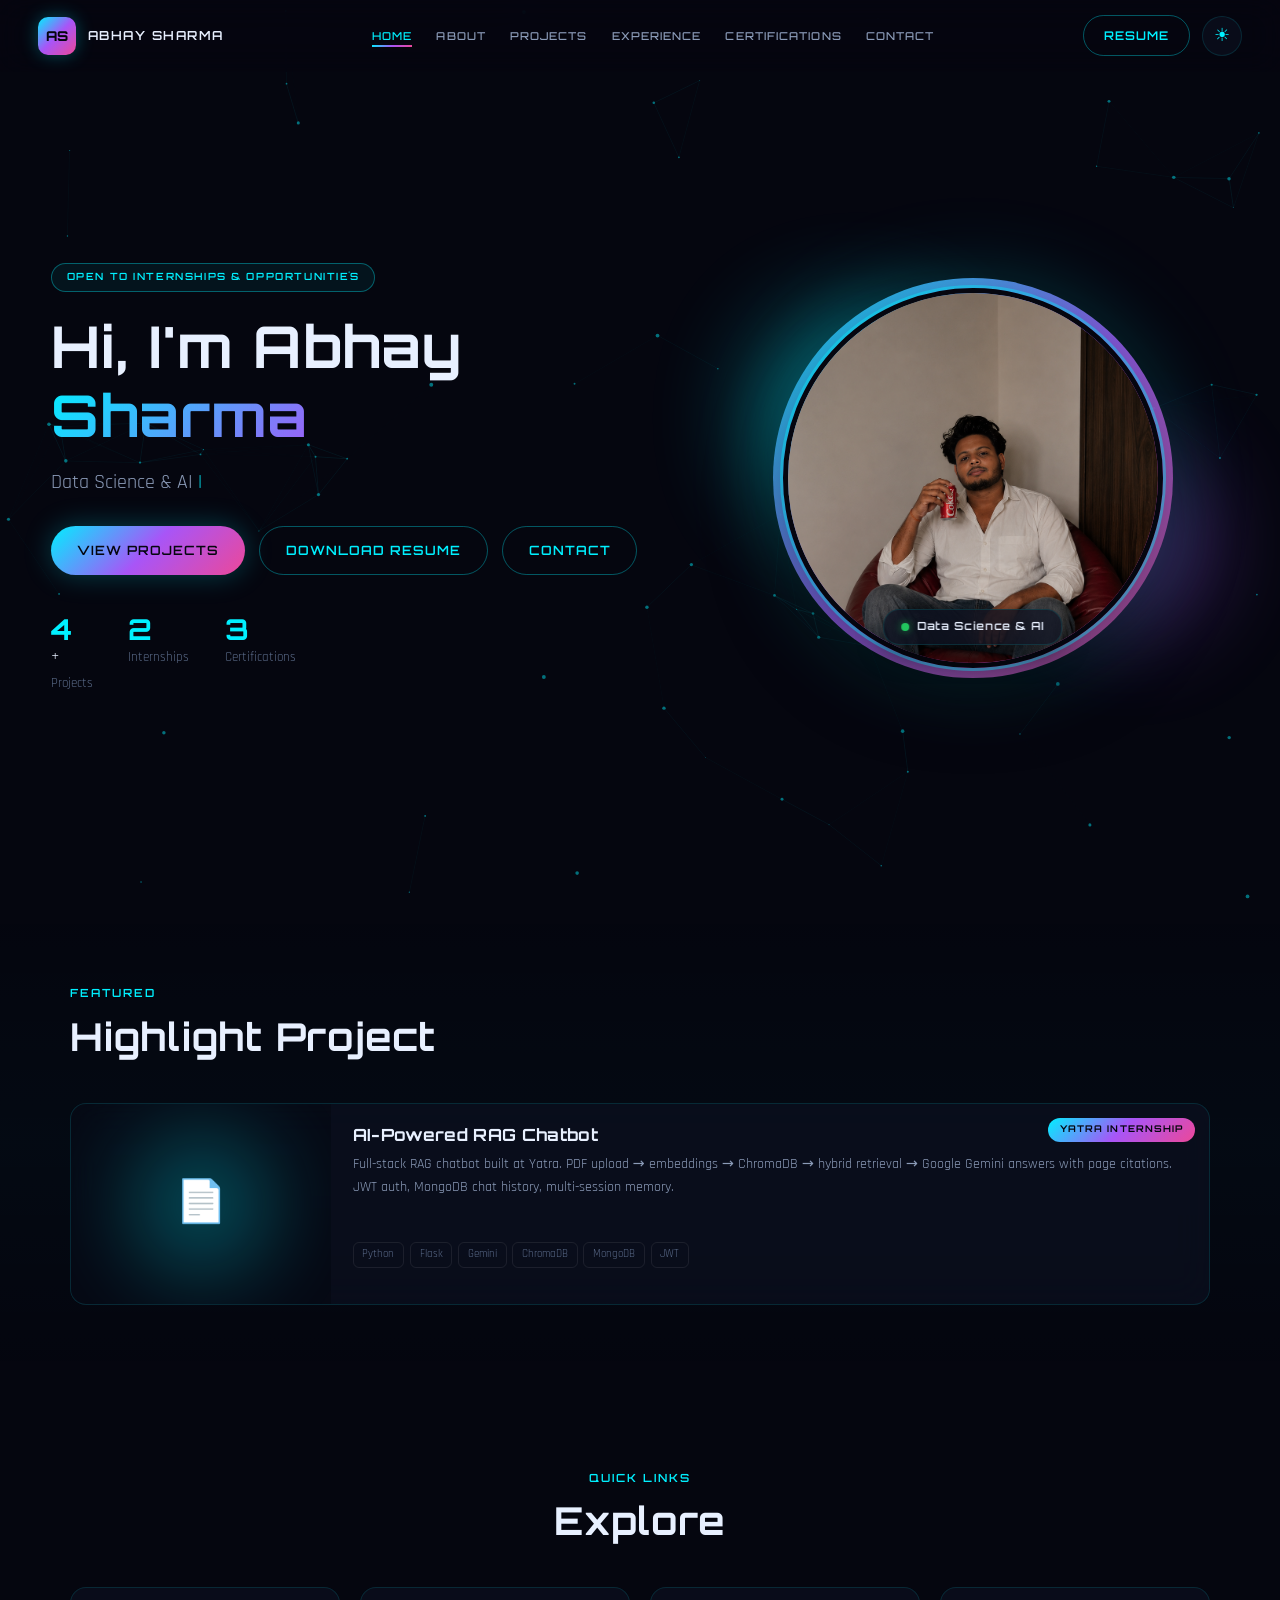
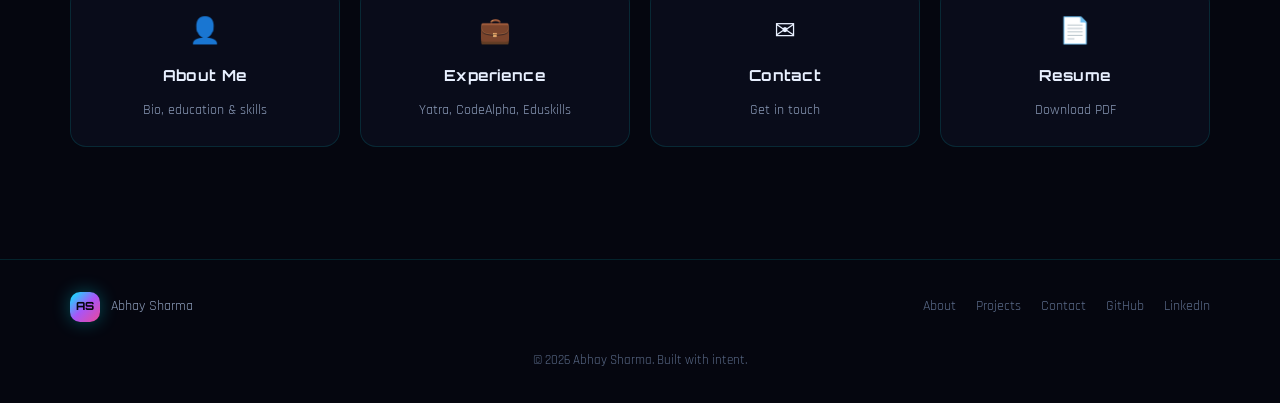
<file: index.html>
<!DOCTYPE html>
<html lang="en" data-theme="dark">
<head>
  <meta charset="UTF-8" />
  <meta name="viewport" content="width=device-width, initial-scale=1.0" />
  <title>Abhay Sharma | Data Science & AI Engineer</title>
  <meta name="description" content="Abhay Sharma — Aspiring Data Science & AI Engineer. BTech CSE (AI & ML). RAG systems, Generative AI, Python, ML." />
  <meta property="og:title" content="Abhay Sharma | Data Science & AI Engineer" />
  <meta property="og:description" content="Data Science & AI Engineer — RAG Chatbot, ML projects, and generative AI." />
  <meta property="og:type" content="website" />
  <link rel="stylesheet" href="css/styles.css" />
  <link rel="preconnect" href="https://fonts.googleapis.com" />
  <link rel="preconnect" href="https://fonts.gstatic.com" crossorigin />
  <link href="https://fonts.googleapis.com/css2?family=Orbitron:wght@400;500;600;700;800;900&family=Rajdhani:wght@300;400;500;600;700&display=swap" rel="stylesheet" />
</head>
<body>
  <canvas id="particles"></canvas>

  <nav class="navbar" id="navbar">
    <a href="./" class="nav-brand">
      <span class="logo-glow">AS</span>
      <span class="brand-text">ABHAY SHARMA</span>
    </a>
    <ul class="nav-links" id="navLinks">
      <li><a href="./" class="nav-link active">Home</a></li>
      <li><a href="about/" class="nav-link">About</a></li>
      <li><a href="projects/" class="nav-link">Projects</a></li>
      <li><a href="experience/" class="nav-link">Experience</a></li>
      <li><a href="certifications/" class="nav-link">Certifications</a></li>
      <li><a href="contact/" class="nav-link">Contact</a></li>
    </ul>
    <div class="nav-actions">
      <a href="assets/resume/Abhay_Sharma_Resume.pdf" class="btn btn-sm btn-outline" download>Resume</a>
      <button class="theme-toggle" aria-label="Toggle theme">☀</button>
      <button class="nav-toggle" id="navToggle" aria-label="Menu"><span></span><span></span><span></span></button>
    </div>
  </nav>

  <section id="hero" class="hero">
    <div class="hero-content">
      <div class="hero-badge">OPEN TO INTERNSHIPS &amp; OPPORTUNITIES</div>
      <h1 class="hero-title">
        <span class="line">Hi, I'm Abhay</span>
        <span class="line gradient-text">Sharma</span>
      </h1>
      <p class="hero-subtitle">
        <span id="typed-text"></span><span class="cursor">|</span>
      </p>
      <div class="hero-cta">
        <a href="projects/" class="btn btn-primary">View Projects</a>
        <a href="assets/resume/Abhay_Sharma_Resume.pdf" class="btn btn-outline" download>Download Resume</a>
        <a href="contact/" class="btn btn-outline">Contact</a>
      </div>
      <div class="hero-stats">
        <div class="stat"><span class="stat-num" data-target="5">0</span>+<span class="stat-label">Projects</span></div>
        <div class="stat"><span class="stat-num" data-target="3">0</span><span class="stat-label">Internships</span></div>
        <div class="stat"><span class="stat-num" data-target="4">0</span><span class="stat-label">Certifications</span></div>
      </div>
    </div>
    <div class="hero-visual">
      <div class="orb orb-1"></div>
      <div class="orb orb-2"></div>
      <div class="orb orb-3"></div>
      <div class="hero-photo-frame">
        <div class="hero-photo-ring"></div>
        <img src="assets/images/profile.jpg" alt="Abhay Sharma" class="hero-photo" />
        <div class="hero-photo-badge glass">
          <span class="badge-dot"></span>
          Data Science &amp; AI
        </div>
      </div>
    </div>
  </section>

  <section class="section section-alt">
    <div class="container">
      <div class="section-header">
        <span class="section-tag">FEATURED</span>
        <h2 class="section-title">Highlight Project</h2>
      </div>
      <article class="project-card glass featured">
        <div class="project-badge">YATRA INTERNSHIP</div>
        <div class="project-visual">
          <div class="project-glow"></div>
          <span class="project-emoji">📄</span>
        </div>
        <div class="project-body">
          <h3>AI-Powered RAG Chatbot</h3>
          <p>
            Full-stack RAG chatbot built at Yatra. PDF upload → embeddings → ChromaDB → hybrid retrieval → Google Gemini answers with page citations.
            JWT auth, MongoDB chat history, multi-session memory.
          </p>
          <div class="project-tags">
            <span>Python</span><span>Flask</span><span>Gemini</span><span>ChromaDB</span><span>MongoDB</span><span>JWT</span>
          </div>
        </div>
      </article>
    </div>
  </section>

  <section class="section">
    <div class="container" style="text-align:center;">
      <div class="section-header">
        <span class="section-tag">QUICK LINKS</span>
        <h2 class="section-title">Explore</h2>
      </div>
      <div class="skills-grid" style="grid-template-columns: repeat(auto-fit, minmax(200px, 1fr));">
        <a href="about/" class="skill-card glass" style="text-align:center;">
          <div class="skill-icon">👤</div>
          <h3>About Me</h3>
          <p style="color:var(--text-muted);font-size:0.9rem;">Bio, education & skills</p>
        </a>
        <a href="experience/" class="skill-card glass" style="text-align:center;">
          <div class="skill-icon">💼</div>
          <h3>Experience</h3>
          <p style="color:var(--text-muted);font-size:0.9rem;">Yatra, CodeAlpha, Eduskills</p>
        </a>
        <a href="contact/" class="skill-card glass" style="text-align:center;">
          <div class="skill-icon">✉</div>
          <h3>Contact</h3>
          <p style="color:var(--text-muted);font-size:0.9rem;">Get in touch</p>
        </a>
        <a href="assets/resume/Abhay_Sharma_Resume.pdf" class="skill-card glass" style="text-align:center;" download>
          <div class="skill-icon">📄</div>
          <h3>Resume</h3>
          <p style="color:var(--text-muted);font-size:0.9rem;">Download PDF</p>
        </a>
      </div>
    </div>
  </section>

  <footer class="footer">
    <div class="container footer-inner">
      <div class="footer-brand">
        <span class="logo-glow">AS</span>
        <span>Abhay Sharma</span>
      </div>
      <div class="footer-links">
        <a href="about/">About</a>
        <a href="projects/">Projects</a>
        <a href="contact/">Contact</a>
        <a href="https://github.com/Abhay8170" target="_blank" rel="noopener">GitHub</a>
        <a href="https://www.linkedin.com/in/bhardwajabhay" target="_blank" rel="noopener">LinkedIn</a>
      </div>
      <p class="footer-copy">© 2026 Abhay Sharma. Built with intent.</p>
    </div>
  </footer>

  <script src="js/main.js"></script>
</body>
</html>
</file>
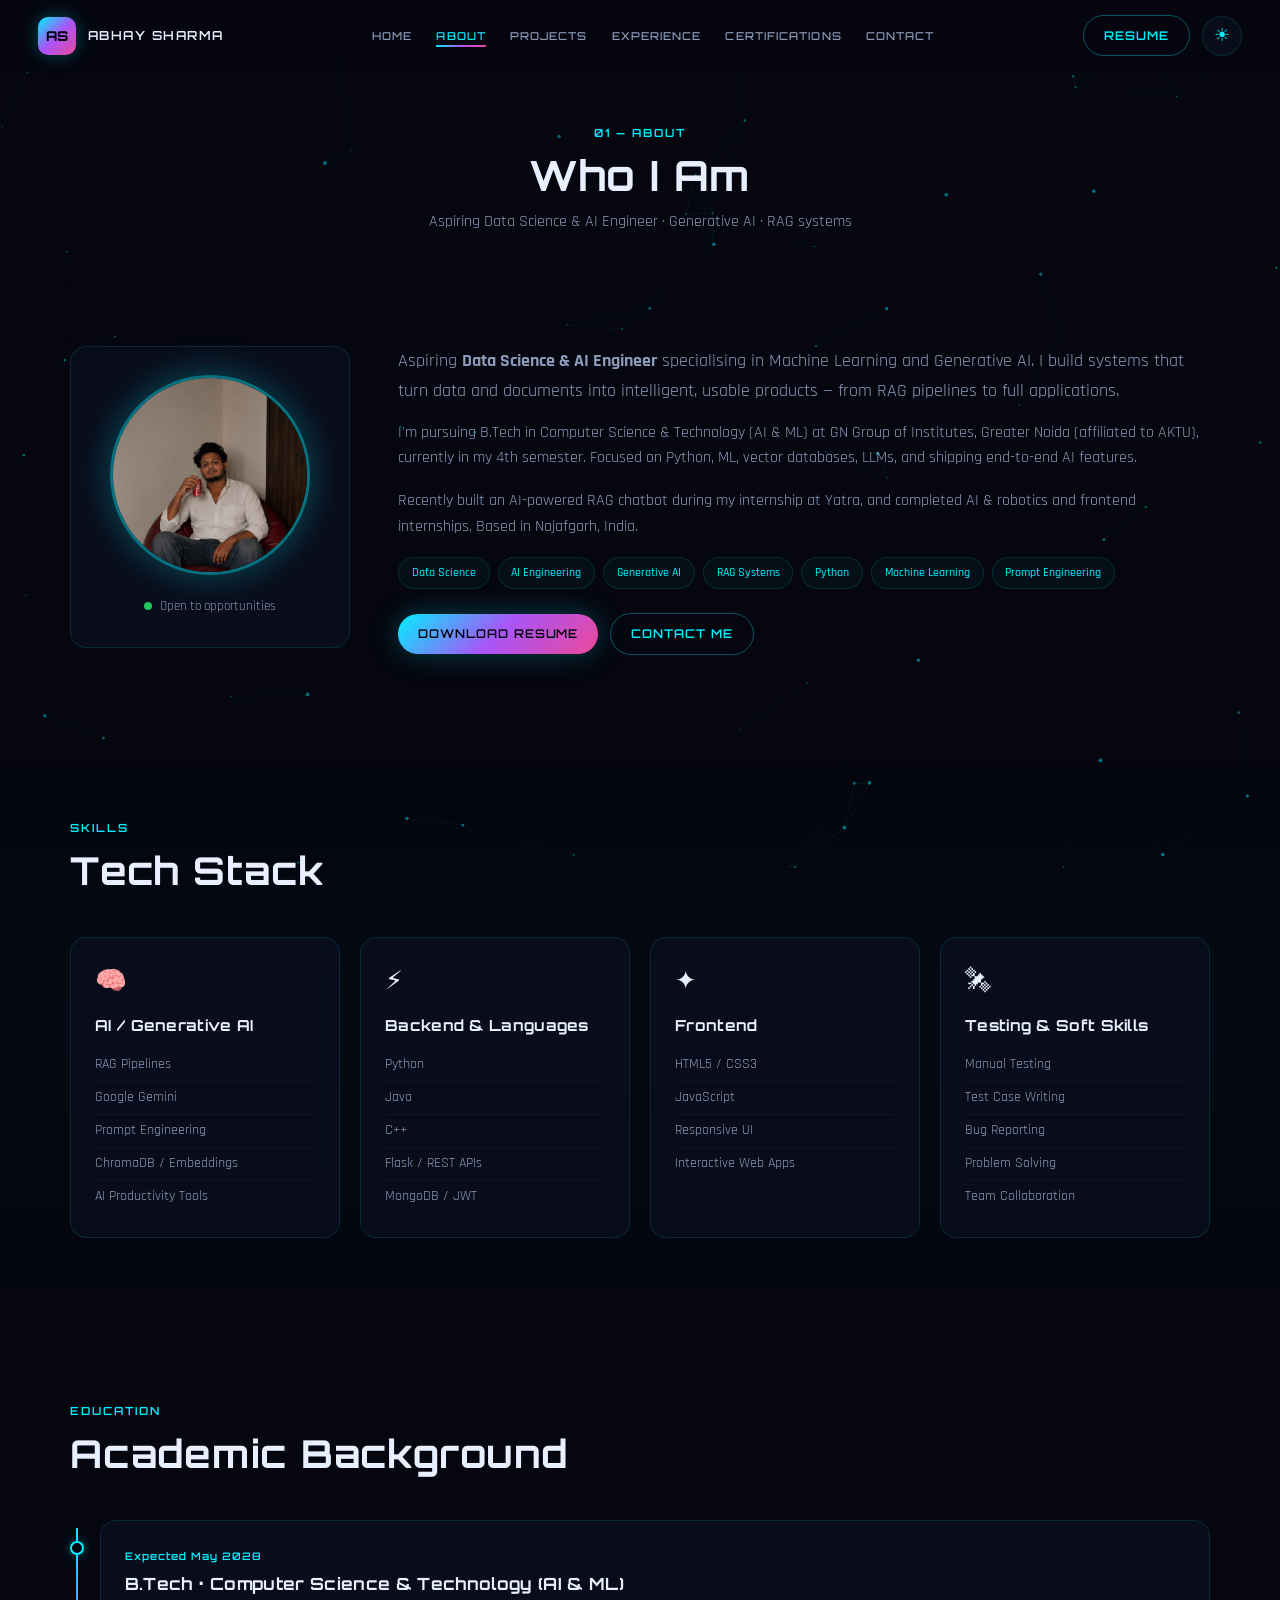
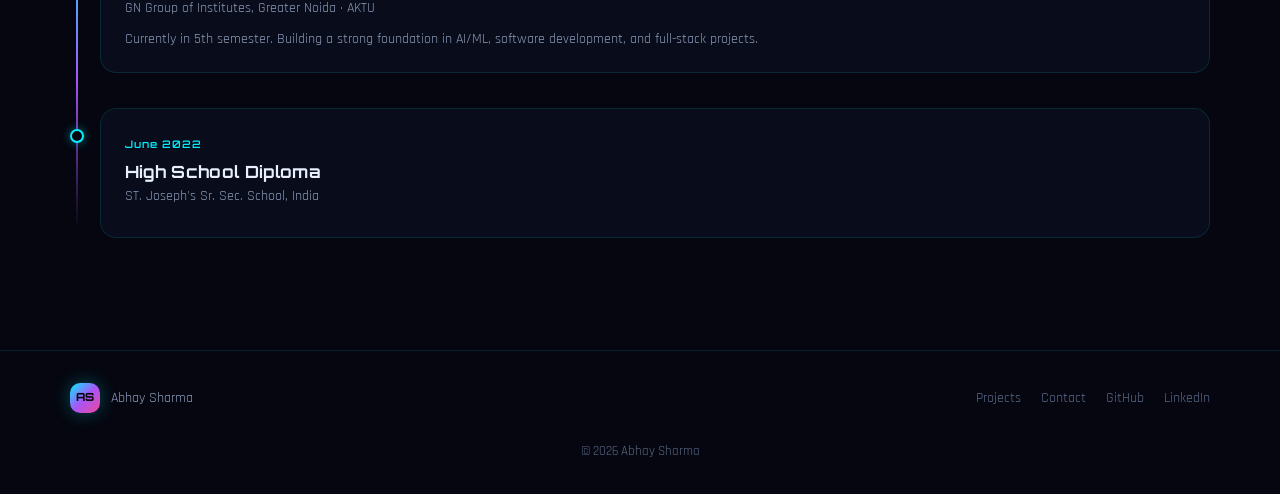
<file: about/index.html>
<!DOCTYPE html>
<html lang="en" data-theme="dark">
<head>
  <meta charset="UTF-8" />
  <meta name="viewport" content="width=device-width, initial-scale=1.0" />
  <title>About | Abhay Sharma</title>
  <meta name="description" content="About Abhay Sharma — BTech CSE (AI & ML) student, Data Science & AI Engineer." />
  <link rel="stylesheet" href="../css/styles.css" />
  <link href="https://fonts.googleapis.com/css2?family=Orbitron:wght@400;500;600;700;800;900&family=Rajdhani:wght@300;400;500;600;700&display=swap" rel="stylesheet" />
</head>
<body>
  <canvas id="particles"></canvas>

  <nav class="navbar" id="navbar">
    <a href="../" class="nav-brand">
      <span class="logo-glow">AS</span>
      <span class="brand-text">ABHAY SHARMA</span>
    </a>
    <ul class="nav-links" id="navLinks">
      <li><a href="../" class="nav-link">Home</a></li>
      <li><a href="../about/" class="nav-link active">About</a></li>
      <li><a href="../projects/" class="nav-link">Projects</a></li>
      <li><a href="../experience/" class="nav-link">Experience</a></li>
      <li><a href="../certifications/" class="nav-link">Certifications</a></li>
      <li><a href="../contact/" class="nav-link">Contact</a></li>
    </ul>
    <div class="nav-actions">
      <a href="../assets/resume/Abhay_Sharma_Resume.pdf" class="btn btn-sm btn-outline" download>Resume</a>
      <button class="theme-toggle" aria-label="Toggle theme">☀</button>
      <button class="nav-toggle" id="navToggle" aria-label="Menu"><span></span><span></span><span></span></button>
    </div>
  </nav>

  <div class="page-hero">
    <div class="container">
      <span class="section-tag">01 — ABOUT</span>
      <h1>Who I Am</h1>
      <p>Aspiring Data Science &amp; AI Engineer · Generative AI · RAG systems</p>
    </div>
  </div>

  <section class="section">
    <div class="container">
      <div class="about-grid">
        <div class="about-image glass">
          <img src="../assets/images/profile.jpg" alt="Abhay Sharma" class="profile-photo" />
          <div class="status-pill"><span class="pulse"></span> Open to opportunities</div>
        </div>
        <div class="about-content">
          <p class="lead">
            Aspiring <strong>Data Science &amp; AI Engineer</strong> specialising in Machine Learning and Generative AI. I build systems that turn data and documents into intelligent, usable products — from RAG pipelines to full applications.
          </p>
          <p>
            I'm pursuing B.Tech in Computer Science &amp; Technology (AI &amp; ML) at GN Group of Institutes, Greater Noida (affiliated to AKTU), currently in my 4th semester. Focused on Python, ML, vector databases, LLMs, and shipping end-to-end AI features.
          </p>
          <p>
            Recently built an AI-powered RAG chatbot during my internship at Yatra, and completed AI &amp; robotics and frontend internships. Based in Najafgarh, India.
          </p>
          <div class="about-tags">
            <span class="tag">Data Science</span>
            <span class="tag">AI Engineering</span>
            <span class="tag">Generative AI</span>
            <span class="tag">RAG Systems</span>
            <span class="tag">Python</span>
            <span class="tag">Machine Learning</span>
            <span class="tag">Prompt Engineering</span>
          </div>
          <a href="../assets/resume/Abhay_Sharma_Resume.pdf" class="btn btn-primary btn-sm" download>Download Resume</a>
          <a href="../contact/" class="btn btn-outline btn-sm" style="margin-left:0.5rem;">Contact Me</a>
        </div>
      </div>
    </div>
  </section>

  <section class="section section-alt">
    <div class="container">
      <div class="section-header">
        <span class="section-tag">SKILLS</span>
        <h2 class="section-title">Tech Stack</h2>
      </div>
      <div class="skills-grid">
        <div class="skill-card glass">
          <div class="skill-icon">🧠</div>
          <h3>AI / Generative AI</h3>
          <ul>
            <li>RAG Pipelines</li>
            <li>Google Gemini</li>
            <li>Prompt Engineering</li>
            <li>ChromaDB / Embeddings</li>
            <li>AI Productivity Tools</li>
          </ul>
        </div>
        <div class="skill-card glass">
          <div class="skill-icon">⚡</div>
          <h3>Backend &amp; Languages</h3>
          <ul>
            <li>Python</li>
            <li>Java</li>
            <li>C++</li>
            <li>Flask / REST APIs</li>
            <li>MongoDB / JWT</li>
          </ul>
        </div>
        <div class="skill-card glass">
          <div class="skill-icon">✦</div>
          <h3>Frontend</h3>
          <ul>
            <li>HTML5 / CSS3</li>
            <li>JavaScript</li>
            <li>Responsive UI</li>
            <li>Interactive Web Apps</li>
          </ul>
        </div>
        <div class="skill-card glass">
          <div class="skill-icon">🛰</div>
          <h3>Testing &amp; Soft Skills</h3>
          <ul>
            <li>Manual Testing</li>
            <li>Test Case Writing</li>
            <li>Bug Reporting</li>
            <li>Problem Solving</li>
            <li>Team Collaboration</li>
          </ul>
        </div>
      </div>
    </div>
  </section>

  <section class="section">
    <div class="container">
      <div class="section-header">
        <span class="section-tag">EDUCATION</span>
        <h2 class="section-title">Academic Background</h2>
      </div>
      <div class="timeline">
        <div class="timeline-item">
          <div class="timeline-marker"></div>
          <div class="timeline-content glass">
            <span class="timeline-date">Expected May 2028</span>
            <h3>B.Tech · Computer Science &amp; Technology (AI &amp; ML)</h3>
            <p class="company">GN Group of Institutes, Greater Noida · AKTU</p>
            <p>Currently in 5th semester. Building a strong foundation in AI/ML, software development, and full-stack projects.</p>
          </div>
        </div>
        <div class="timeline-item">
          <div class="timeline-marker"></div>
          <div class="timeline-content glass">
            <span class="timeline-date">June 2022</span>
            <h3>High School Diploma</h3>
            <p class="company">ST. Joseph's Sr. Sec. School, India</p>
          </div>
        </div>
      </div>
    </div>
  </section>

  <footer class="footer">
    <div class="container footer-inner">
      <div class="footer-brand"><span class="logo-glow">AS</span><span>Abhay Sharma</span></div>
      <div class="footer-links">
        <a href="../projects/">Projects</a>
        <a href="../contact/">Contact</a>
        <a href="https://github.com/Abhay8170" target="_blank" rel="noopener">GitHub</a>
        <a href="https://www.linkedin.com/in/bhardwajabhay" target="_blank" rel="noopener">LinkedIn</a>
      </div>
      <p class="footer-copy">© 2026 Abhay Sharma</p>
    </div>
  </footer>
  <script src="../js/main.js"></script>
</body>
</html>
</file>
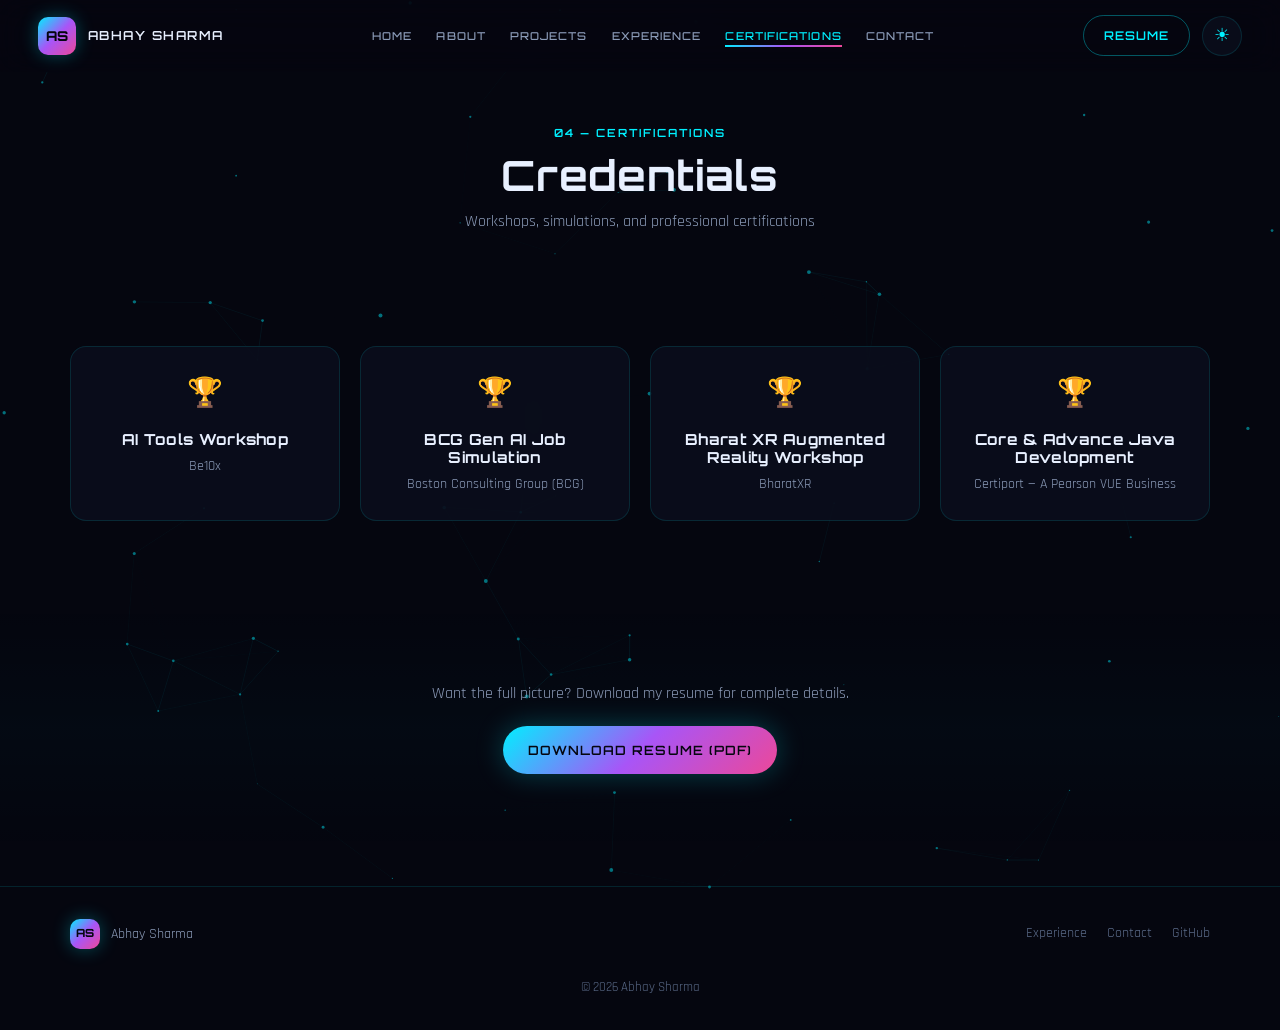
<file: certifications/index.html>
<!DOCTYPE html>
<html lang="en" data-theme="dark">
<head>
  <meta charset="UTF-8" />
  <meta name="viewport" content="width=device-width, initial-scale=1.0" />
  <title>Certifications | Abhay Sharma</title>
  <meta name="description" content="Certifications — Be10x AI Tools, BCG Gen AI, BharatXR AR, Certiport Java." />
  <link rel="stylesheet" href="../css/styles.css" />
  <link href="https://fonts.googleapis.com/css2?family=Orbitron:wght@400;500;600;700;800;900&family=Rajdhani:wght@300;400;500;600;700&display=swap" rel="stylesheet" />
</head>
<body>
  <canvas id="particles"></canvas>

  <nav class="navbar" id="navbar">
    <a href="../" class="nav-brand">
      <span class="logo-glow">AS</span>
      <span class="brand-text">ABHAY SHARMA</span>
    </a>
    <ul class="nav-links" id="navLinks">
      <li><a href="../" class="nav-link">Home</a></li>
      <li><a href="../about/" class="nav-link">About</a></li>
      <li><a href="../projects/" class="nav-link">Projects</a></li>
      <li><a href="../experience/" class="nav-link">Experience</a></li>
      <li><a href="../certifications/" class="nav-link active">Certifications</a></li>
      <li><a href="../contact/" class="nav-link">Contact</a></li>
    </ul>
    <div class="nav-actions">
      <a href="../assets/resume/Abhay_Sharma_Resume.pdf" class="btn btn-sm btn-outline" download>Resume</a>
      <button class="theme-toggle" aria-label="Toggle theme">☀</button>
      <button class="nav-toggle" id="navToggle" aria-label="Menu"><span></span><span></span><span></span></button>
    </div>
  </nav>

  <div class="page-hero">
    <div class="container">
      <span class="section-tag">04 — CERTIFICATIONS</span>
      <h1>Credentials</h1>
      <p>Workshops, simulations, and professional certifications</p>
    </div>
  </div>

  <section class="section">
    <div class="container">
      <div class="cert-grid">
        <div class="cert-card glass">
          <div class="skill-icon">🏆</div>
          <h3>AI Tools Workshop</h3>
          <p>Be10x</p>
        </div>
        <div class="cert-card glass">
          <div class="skill-icon">🏆</div>
          <h3>BCG Gen AI Job Simulation</h3>
          <p>Boston Consulting Group (BCG)</p>
        </div>
        <div class="cert-card glass">
          <div class="skill-icon">🏆</div>
          <h3>Bharat XR Augmented Reality Workshop</h3>
          <p>BharatXR</p>
        </div>
        <div class="cert-card glass">
          <div class="skill-icon">🏆</div>
          <h3>Core &amp; Advance Java Development</h3>
          <p>Certiport — A Pearson VUE Business</p>
        </div>
      </div>
    </div>
  </section>

  <section class="section section-alt">
    <div class="container" style="text-align:center;">
      <p style="color:var(--text-muted);margin-bottom:1.25rem;">Want the full picture? Download my resume for complete details.</p>
      <a href="../assets/resume/Abhay_Sharma_Resume.pdf" class="btn btn-primary" download>Download Resume (PDF)</a>
    </div>
  </section>

  <footer class="footer">
    <div class="container footer-inner">
      <div class="footer-brand"><span class="logo-glow">AS</span><span>Abhay Sharma</span></div>
      <div class="footer-links">
        <a href="../experience/">Experience</a>
        <a href="../contact/">Contact</a>
        <a href="https://github.com/Abhay8170" target="_blank" rel="noopener">GitHub</a>
      </div>
      <p class="footer-copy">© 2026 Abhay Sharma</p>
    </div>
  </footer>
  <script src="../js/main.js"></script>
</body>
</html>
</file>
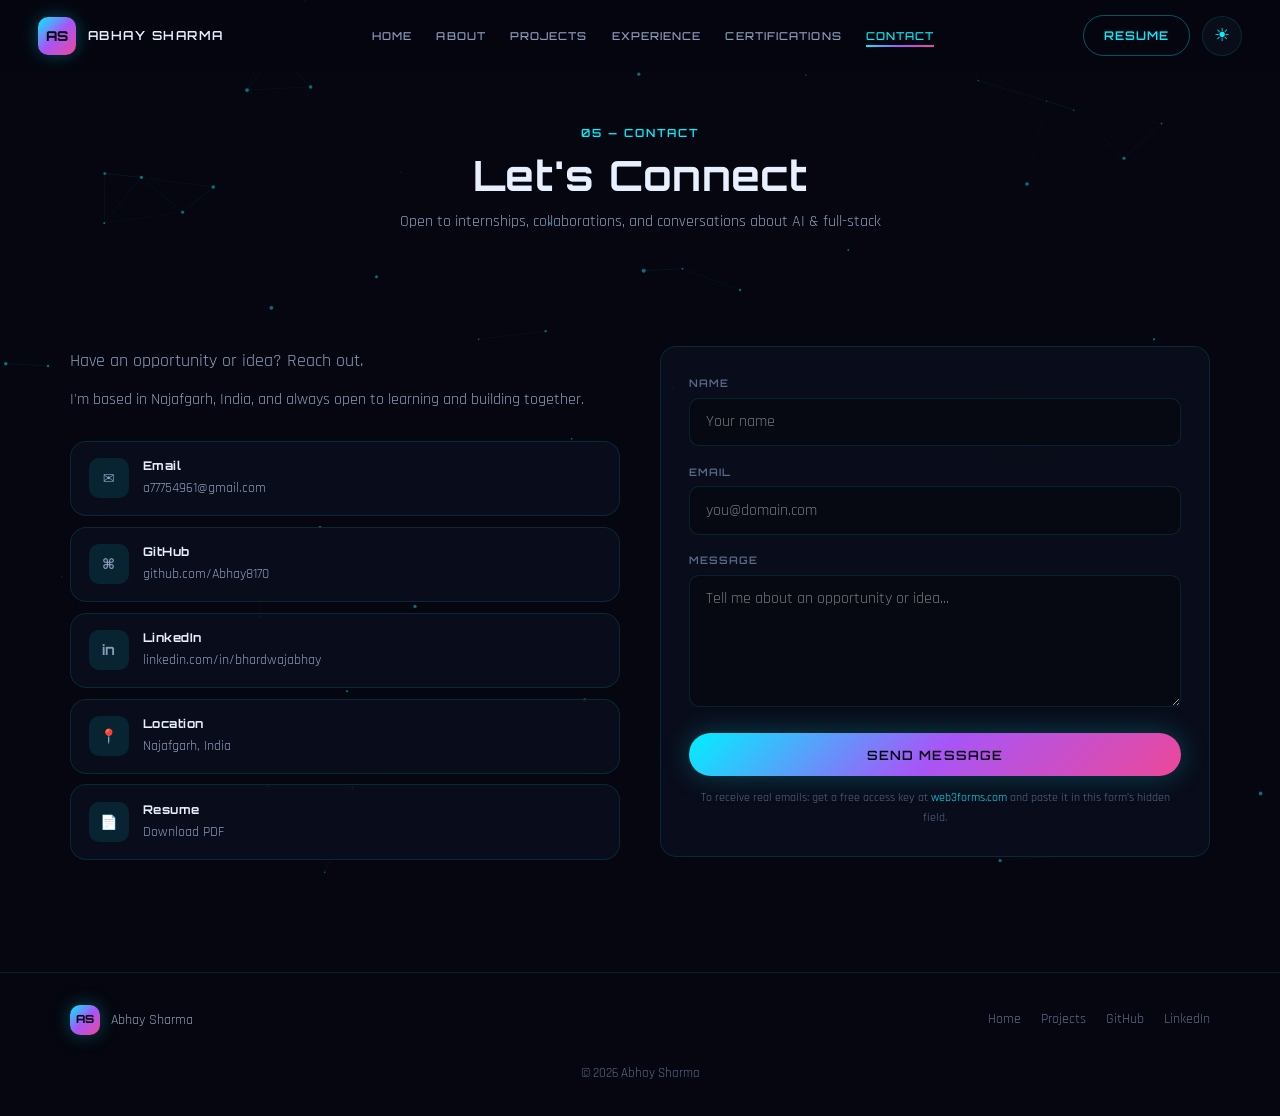
<file: contact/index.html>
<!DOCTYPE html>
<html lang="en" data-theme="dark">
<head>
  <meta charset="UTF-8" />
  <meta name="viewport" content="width=device-width, initial-scale=1.0" />
  <title>Contact | Abhay Sharma</title>
  <meta name="description" content="Contact Abhay Sharma — Data Science & AI Engineer. Email, LinkedIn, GitHub." />
  <link rel="stylesheet" href="../css/styles.css" />
  <link href="https://fonts.googleapis.com/css2?family=Orbitron:wght@400;500;600;700;800;900&family=Rajdhani:wght@300;400;500;600;700&display=swap" rel="stylesheet" />
</head>
<body>
  <canvas id="particles"></canvas>

  <nav class="navbar" id="navbar">
    <a href="../" class="nav-brand">
      <span class="logo-glow">AS</span>
      <span class="brand-text">ABHAY SHARMA</span>
    </a>
    <ul class="nav-links" id="navLinks">
      <li><a href="../" class="nav-link">Home</a></li>
      <li><a href="../about/" class="nav-link">About</a></li>
      <li><a href="../projects/" class="nav-link">Projects</a></li>
      <li><a href="../experience/" class="nav-link">Experience</a></li>
      <li><a href="../certifications/" class="nav-link">Certifications</a></li>
      <li><a href="../contact/" class="nav-link active">Contact</a></li>
    </ul>
    <div class="nav-actions">
      <a href="../assets/resume/Abhay_Sharma_Resume.pdf" class="btn btn-sm btn-outline" download>Resume</a>
      <button class="theme-toggle" aria-label="Toggle theme">☀</button>
      <button class="nav-toggle" id="navToggle" aria-label="Menu"><span></span><span></span><span></span></button>
    </div>
  </nav>

  <div class="page-hero">
    <div class="container">
      <span class="section-tag">05 — CONTACT</span>
      <h1>Let's Connect</h1>
      <p>Open to internships, collaborations, and conversations about AI &amp; full-stack</p>
    </div>
  </div>

  <section class="section">
    <div class="container">
      <div class="contact-grid">
        <div class="contact-info">
          <p class="lead">Have an opportunity or idea? Reach out.</p>
          <p>I'm based in Najafgarh, India, and always open to learning and building together.</p>
          <div class="contact-links">
            <a href="mailto:a77754961@gmail.com" class="contact-item glass">
              <span class="ci-icon">✉</span>
              <div>
                <strong>Email</strong>
                <span>a77754961@gmail.com</span>
              </div>
            </a>
            <a href="https://github.com/Abhay8170" target="_blank" rel="noopener" class="contact-item glass">
              <span class="ci-icon">⌘</span>
              <div>
                <strong>GitHub</strong>
                <span>github.com/Abhay8170</span>
              </div>
            </a>
            <a href="https://www.linkedin.com/in/bhardwajabhay" target="_blank" rel="noopener" class="contact-item glass">
              <span class="ci-icon">in</span>
              <div>
                <strong>LinkedIn</strong>
                <span>linkedin.com/in/bhardwajabhay</span>
              </div>
            </a>
            <div class="contact-item glass">
              <span class="ci-icon">📍</span>
              <div>
                <strong>Location</strong>
                <span>Najafgarh, India</span>
              </div>
            </div>
            <a href="../assets/resume/Abhay_Sharma_Resume.pdf" class="contact-item glass" download>
              <span class="ci-icon">📄</span>
              <div>
                <strong>Resume</strong>
                <span>Download PDF</span>
              </div>
            </a>
          </div>
        </div>

        <form class="contact-form glass" id="contactForm">
          <!-- Get a free key at https://web3forms.com — replace the value below -->
          <input type="hidden" name="access_key" value="ea452a74-187c-45d5-8e37-b811af163844" />
          <input type="hidden" name="subject" value="Portfolio Contact — Abhay Sharma" />
          <input type="checkbox" name="botcheck" style="display:none;" />

          <div class="form-group">
            <label for="name">Name</label>
            <input type="text" id="name" name="name" placeholder="Your name" required />
          </div>
          <div class="form-group">
            <label for="email">Email</label>
            <input type="email" id="email" name="email" placeholder="you@domain.com" required />
          </div>
          <div class="form-group">
            <label for="message">Message</label>
            <textarea id="message" name="message" rows="5" placeholder="Tell me about an opportunity or idea..." required></textarea>
          </div>
          <button type="submit" class="btn btn-primary btn-full">Send Message</button>
          <p class="form-note">
            To receive real emails: get a free access key at
            <a href="https://web3forms.com" target="_blank" rel="noopener" style="color:var(--cyan);">web3forms.com</a>
            and paste it in this form’s hidden field.
          </p>
          <p class="form-success" id="formSuccess">Message sent successfully!</p>
        </form>
      </div>
    </div>
  </section>

  <footer class="footer">
    <div class="container footer-inner">
      <div class="footer-brand"><span class="logo-glow">AS</span><span>Abhay Sharma</span></div>
      <div class="footer-links">
        <a href="../">Home</a>
        <a href="../projects/">Projects</a>
        <a href="https://github.com/Abhay8170" target="_blank" rel="noopener">GitHub</a>
        <a href="https://www.linkedin.com/in/bhardwajabhay" target="_blank" rel="noopener">LinkedIn</a>
      </div>
      <p class="footer-copy">© 2026 Abhay Sharma</p>
    </div>
  </footer>
  <script src="../js/main.js"></script>
</body>
</html>
</file>
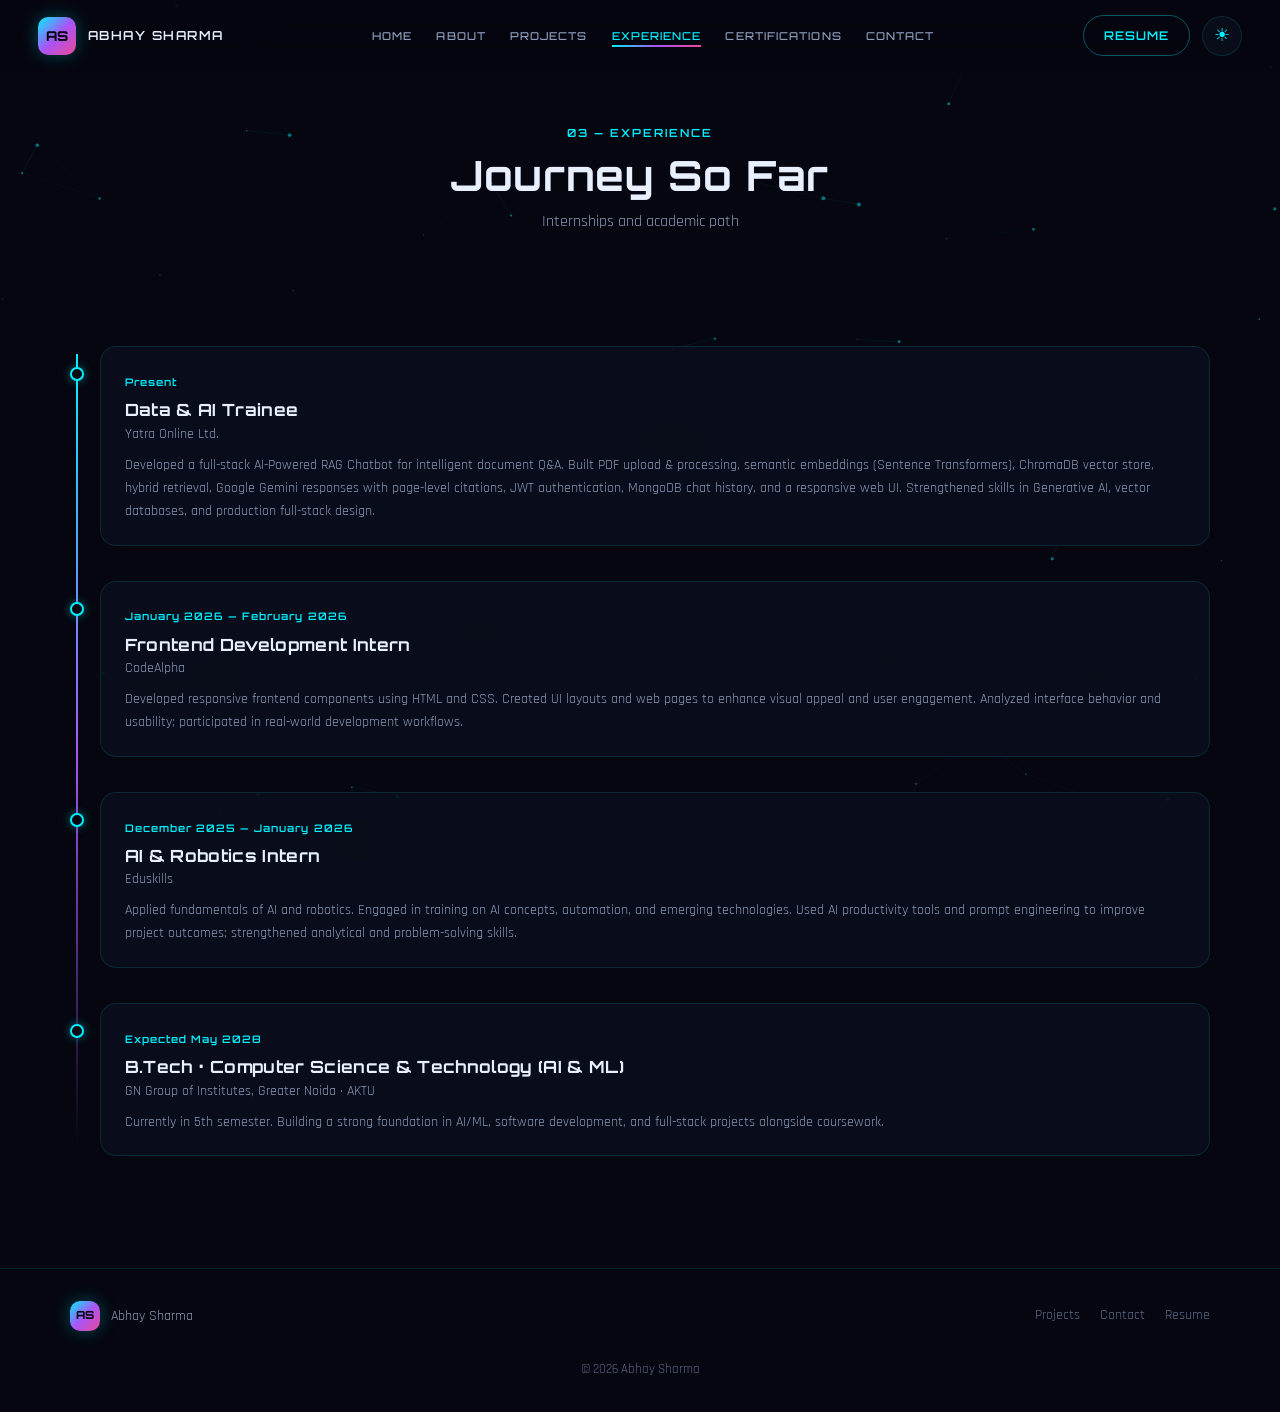
<file: experience/index.html>
<!DOCTYPE html>
<html lang="en" data-theme="dark">
<head>
  <meta charset="UTF-8" />
  <meta name="viewport" content="width=device-width, initial-scale=1.0" />
  <title>Experience | Abhay Sharma</title>
  <meta name="description" content="Internship experience — Yatra Data & AI Trainee, CodeAlpha Frontend, Eduskills AI & Robotics." />
  <link rel="stylesheet" href="../css/styles.css" />
  <link href="https://fonts.googleapis.com/css2?family=Orbitron:wght@400;500;600;700;800;900&family=Rajdhani:wght@300;400;500;600;700&display=swap" rel="stylesheet" />
</head>
<body>
  <canvas id="particles"></canvas>

  <nav class="navbar" id="navbar">
    <a href="../" class="nav-brand">
      <span class="logo-glow">AS</span>
      <span class="brand-text">ABHAY SHARMA</span>
    </a>
    <ul class="nav-links" id="navLinks">
      <li><a href="../" class="nav-link">Home</a></li>
      <li><a href="../about/" class="nav-link">About</a></li>
      <li><a href="../projects/" class="nav-link">Projects</a></li>
      <li><a href="../experience/" class="nav-link active">Experience</a></li>
      <li><a href="../certifications/" class="nav-link">Certifications</a></li>
      <li><a href="../contact/" class="nav-link">Contact</a></li>
    </ul>
    <div class="nav-actions">
      <a href="../assets/resume/Abhay_Sharma_Resume.pdf" class="btn btn-sm btn-outline" download>Resume</a>
      <button class="theme-toggle" aria-label="Toggle theme">☀</button>
      <button class="nav-toggle" id="navToggle" aria-label="Menu"><span></span><span></span><span></span></button>
    </div>
  </nav>

  <div class="page-hero">
    <div class="container">
      <span class="section-tag">03 — EXPERIENCE</span>
      <h1>Journey So Far</h1>
      <p>Internships and academic path</p>
    </div>
  </div>

  <section class="section">
    <div class="container">
      <div class="timeline">
        <div class="timeline-item">
          <div class="timeline-marker"></div>
          <div class="timeline-content glass">
            <span class="timeline-date">Present</span>
            <h3>Data &amp; AI Trainee</h3>
            <p class="company">Yatra Online Ltd.</p>
            <p>
              Developed a full-stack AI-Powered RAG Chatbot for intelligent document Q&amp;A.
              Built PDF upload &amp; processing, semantic embeddings (Sentence Transformers),
              ChromaDB vector store, hybrid retrieval, Google Gemini responses with page-level citations,
              JWT authentication, MongoDB chat history, and a responsive web UI.
              Strengthened skills in Generative AI, vector databases, and production full-stack design.
            </p>
          </div>
        </div>
        <div class="timeline-item">
          <div class="timeline-marker"></div>
          <div class="timeline-content glass">
            <span class="timeline-date">January 2026 — February 2026</span>
            <h3>Frontend Development Intern</h3>
            <p class="company">CodeAlpha</p>
            <p>
              Developed responsive frontend components using HTML and CSS. Created UI layouts
              and web pages to enhance visual appeal and user engagement. Analyzed interface
              behavior and usability; participated in real-world development workflows.
            </p>
          </div>
        </div>
        <div class="timeline-item">
          <div class="timeline-marker"></div>
          <div class="timeline-content glass">
            <span class="timeline-date">December 2025 — January 2026</span>
            <h3>AI &amp; Robotics Intern</h3>
            <p class="company">Eduskills</p>
            <p>
              Applied fundamentals of AI and robotics. Engaged in training on AI concepts,
              automation, and emerging technologies. Used AI productivity tools and prompt
              engineering to improve project outcomes; strengthened analytical and problem-solving skills.
            </p>
          </div>
        </div>
        <div class="timeline-item">
          <div class="timeline-marker"></div>
          <div class="timeline-content glass">
            <span class="timeline-date">Expected May 2028</span>
            <h3>B.Tech · Computer Science &amp; Technology (AI &amp; ML)</h3>
            <p class="company">GN Group of Institutes, Greater Noida · AKTU</p>
            <p>
              Currently in 5th semester. Building a strong foundation in AI/ML, software development,
              and full-stack projects alongside coursework.
            </p>
          </div>
        </div>
      </div>
    </div>
  </section>

  <footer class="footer">
    <div class="container footer-inner">
      <div class="footer-brand"><span class="logo-glow">AS</span><span>Abhay Sharma</span></div>
      <div class="footer-links">
        <a href="../projects/">Projects</a>
        <a href="../contact/">Contact</a>
        <a href="../assets/resume/Abhay_Sharma_Resume.pdf" download>Resume</a>
      </div>
      <p class="footer-copy">© 2026 Abhay Sharma</p>
    </div>
  </footer>
  <script src="../js/main.js"></script>
</body>
</html>
</file>
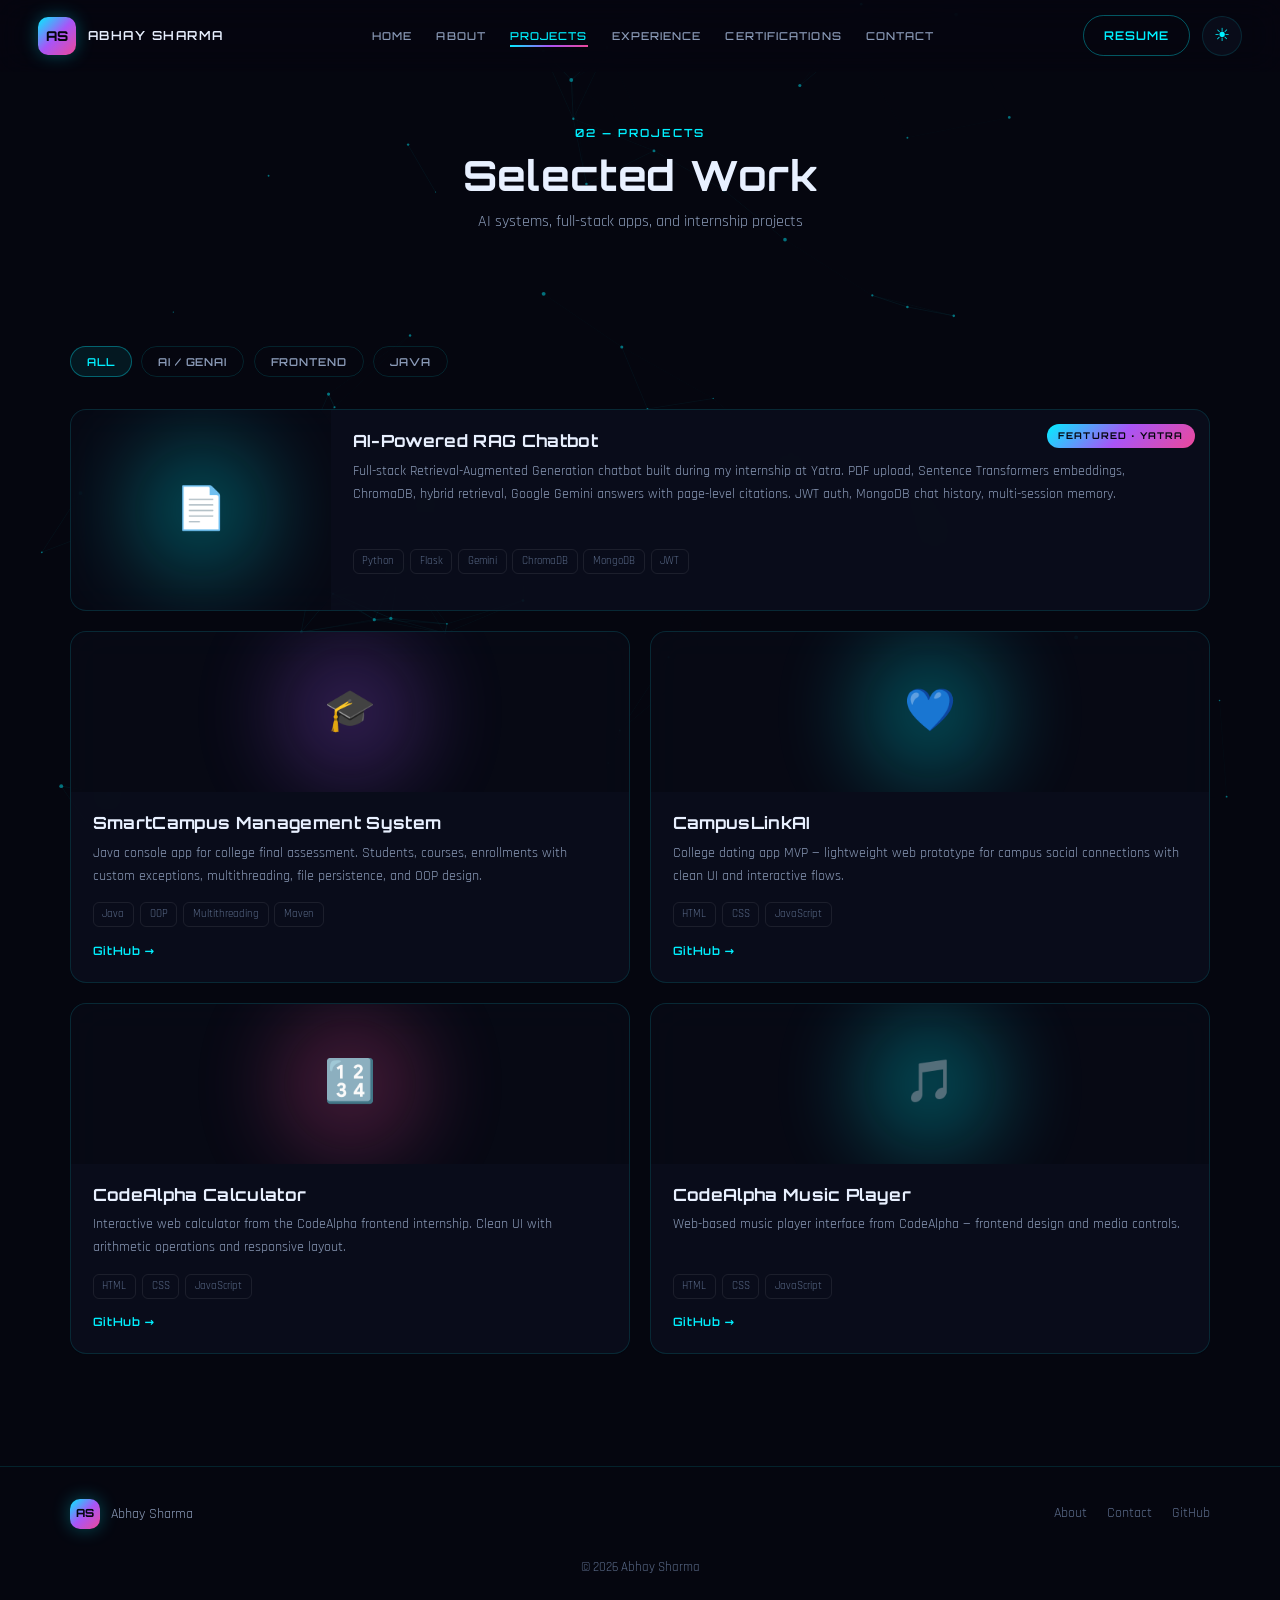
<file: projects/index.html>
<!DOCTYPE html>
<html lang="en" data-theme="dark">
<head>
  <meta charset="UTF-8" />
  <meta name="viewport" content="width=device-width, initial-scale=1.0" />
  <title>Projects | Abhay Sharma</title>
  <meta name="description" content="Projects by Abhay Sharma — RAG Chatbot, SmartCampus, CampusLinkAI, and more." />
  <link rel="stylesheet" href="../css/styles.css" />
  <link href="https://fonts.googleapis.com/css2?family=Orbitron:wght@400;500;600;700;800;900&family=Rajdhani:wght@300;400;500;600;700&display=swap" rel="stylesheet" />
</head>
<body>
  <canvas id="particles"></canvas>

  <nav class="navbar" id="navbar">
    <a href="../" class="nav-brand">
      <span class="logo-glow">AS</span>
      <span class="brand-text">ABHAY SHARMA</span>
    </a>
    <ul class="nav-links" id="navLinks">
      <li><a href="../" class="nav-link">Home</a></li>
      <li><a href="../about/" class="nav-link">About</a></li>
      <li><a href="../projects/" class="nav-link active">Projects</a></li>
      <li><a href="../experience/" class="nav-link">Experience</a></li>
      <li><a href="../certifications/" class="nav-link">Certifications</a></li>
      <li><a href="../contact/" class="nav-link">Contact</a></li>
    </ul>
    <div class="nav-actions">
      <a href="../assets/resume/Abhay_Sharma_Resume.pdf" class="btn btn-sm btn-outline" download>Resume</a>
      <button class="theme-toggle" aria-label="Toggle theme">☀</button>
      <button class="nav-toggle" id="navToggle" aria-label="Menu"><span></span><span></span><span></span></button>
    </div>
  </nav>

  <div class="page-hero">
    <div class="container">
      <span class="section-tag">02 — PROJECTS</span>
      <h1>Selected Work</h1>
      <p>AI systems, full-stack apps, and internship projects</p>
    </div>
  </div>

  <section class="section">
    <div class="container">
      <div class="filter-bar">
        <button class="filter-btn active" data-filter="all">All</button>
        <button class="filter-btn" data-filter="ai">AI / GenAI</button>
        <button class="filter-btn" data-filter="frontend">Frontend</button>
        <button class="filter-btn" data-filter="java">Java</button>
      </div>

      <div class="projects-grid">
        <article class="project-card glass featured" data-category="ai">
          <div class="project-badge">FEATURED · YATRA</div>
          <div class="project-visual">
            <div class="project-glow"></div>
            <span class="project-emoji">📄</span>
          </div>
          <div class="project-body">
            <h3>AI-Powered RAG Chatbot</h3>
            <p>
              Full-stack Retrieval-Augmented Generation chatbot built during my internship at Yatra.
              PDF upload, Sentence Transformers embeddings, ChromaDB, hybrid retrieval, Google Gemini
              answers with page-level citations. JWT auth, MongoDB chat history, multi-session memory.
            </p>
            <div class="project-tags">
              <span>Python</span><span>Flask</span><span>Gemini</span><span>ChromaDB</span>
              <span>MongoDB</span><span>JWT</span>
            </div>
          </div>
        </article>

        <article class="project-card glass" data-category="java">
          <div class="project-visual">
            <div class="project-glow purple"></div>
            <span class="project-emoji">🎓</span>
          </div>
          <div class="project-body">
            <h3>SmartCampus Management System</h3>
            <p>
              Java console app for college final assessment. Students, courses, enrollments with
              custom exceptions, multithreading, file persistence, and OOP design.
            </p>
            <div class="project-tags">
              <span>Java</span><span>OOP</span><span>Multithreading</span><span>Maven</span>
            </div>
            <div class="project-links">
              <a href="https://github.com/Abhay8170/gnc-java-final-assessment-smartcampus" target="_blank" rel="noopener" class="link">GitHub →</a>
            </div>
          </div>
        </article>

        <article class="project-card glass" data-category="frontend">
          <div class="project-visual">
            <div class="project-glow cyan"></div>
            <span class="project-emoji">💙</span>
          </div>
          <div class="project-body">
            <h3>CampusLinkAI</h3>
            <p>
              College dating app MVP — lightweight web prototype for campus social connections
              with clean UI and interactive flows.
            </p>
            <div class="project-tags">
              <span>HTML</span><span>CSS</span><span>JavaScript</span>
            </div>
            <div class="project-links">
              <a href="https://github.com/Abhay8170/CampusLinkAI" target="_blank" rel="noopener" class="link">GitHub →</a>
            </div>
          </div>
        </article>

        <article class="project-card glass" data-category="frontend">
          <div class="project-visual">
            <div class="project-glow pink"></div>
            <span class="project-emoji">🔢</span>
          </div>
          <div class="project-body">
            <h3>CodeAlpha Calculator</h3>
            <p>
              Interactive web calculator from the CodeAlpha frontend internship.
              Clean UI with arithmetic operations and responsive layout.
            </p>
            <div class="project-tags">
              <span>HTML</span><span>CSS</span><span>JavaScript</span>
            </div>
            <div class="project-links">
              <a href="https://github.com/Abhay8170/CodeAlpha_Calculator" target="_blank" rel="noopener" class="link">GitHub →</a>
            </div>
          </div>
        </article>

        <article class="project-card glass" data-category="frontend">
          <div class="project-visual">
            <div class="project-glow"></div>
            <span class="project-emoji">🎵</span>
          </div>
          <div class="project-body">
            <h3>CodeAlpha Music Player</h3>
            <p>
              Web-based music player interface from CodeAlpha — frontend design and media controls.
            </p>
            <div class="project-tags">
              <span>HTML</span><span>CSS</span><span>JavaScript</span>
            </div>
            <div class="project-links">
              <a href="https://github.com/Abhay8170/CodeAlpha_Music" target="_blank" rel="noopener" class="link">GitHub →</a>
            </div>
          </div>
        </article>
      </div>
    </div>
  </section>

  <footer class="footer">
    <div class="container footer-inner">
      <div class="footer-brand"><span class="logo-glow">AS</span><span>Abhay Sharma</span></div>
      <div class="footer-links">
        <a href="../about/">About</a>
        <a href="../contact/">Contact</a>
        <a href="https://github.com/Abhay8170" target="_blank" rel="noopener">GitHub</a>
      </div>
      <p class="footer-copy">© 2026 Abhay Sharma</p>
    </div>
  </footer>
  <script src="../js/main.js"></script>
</body>
</html>
</file>
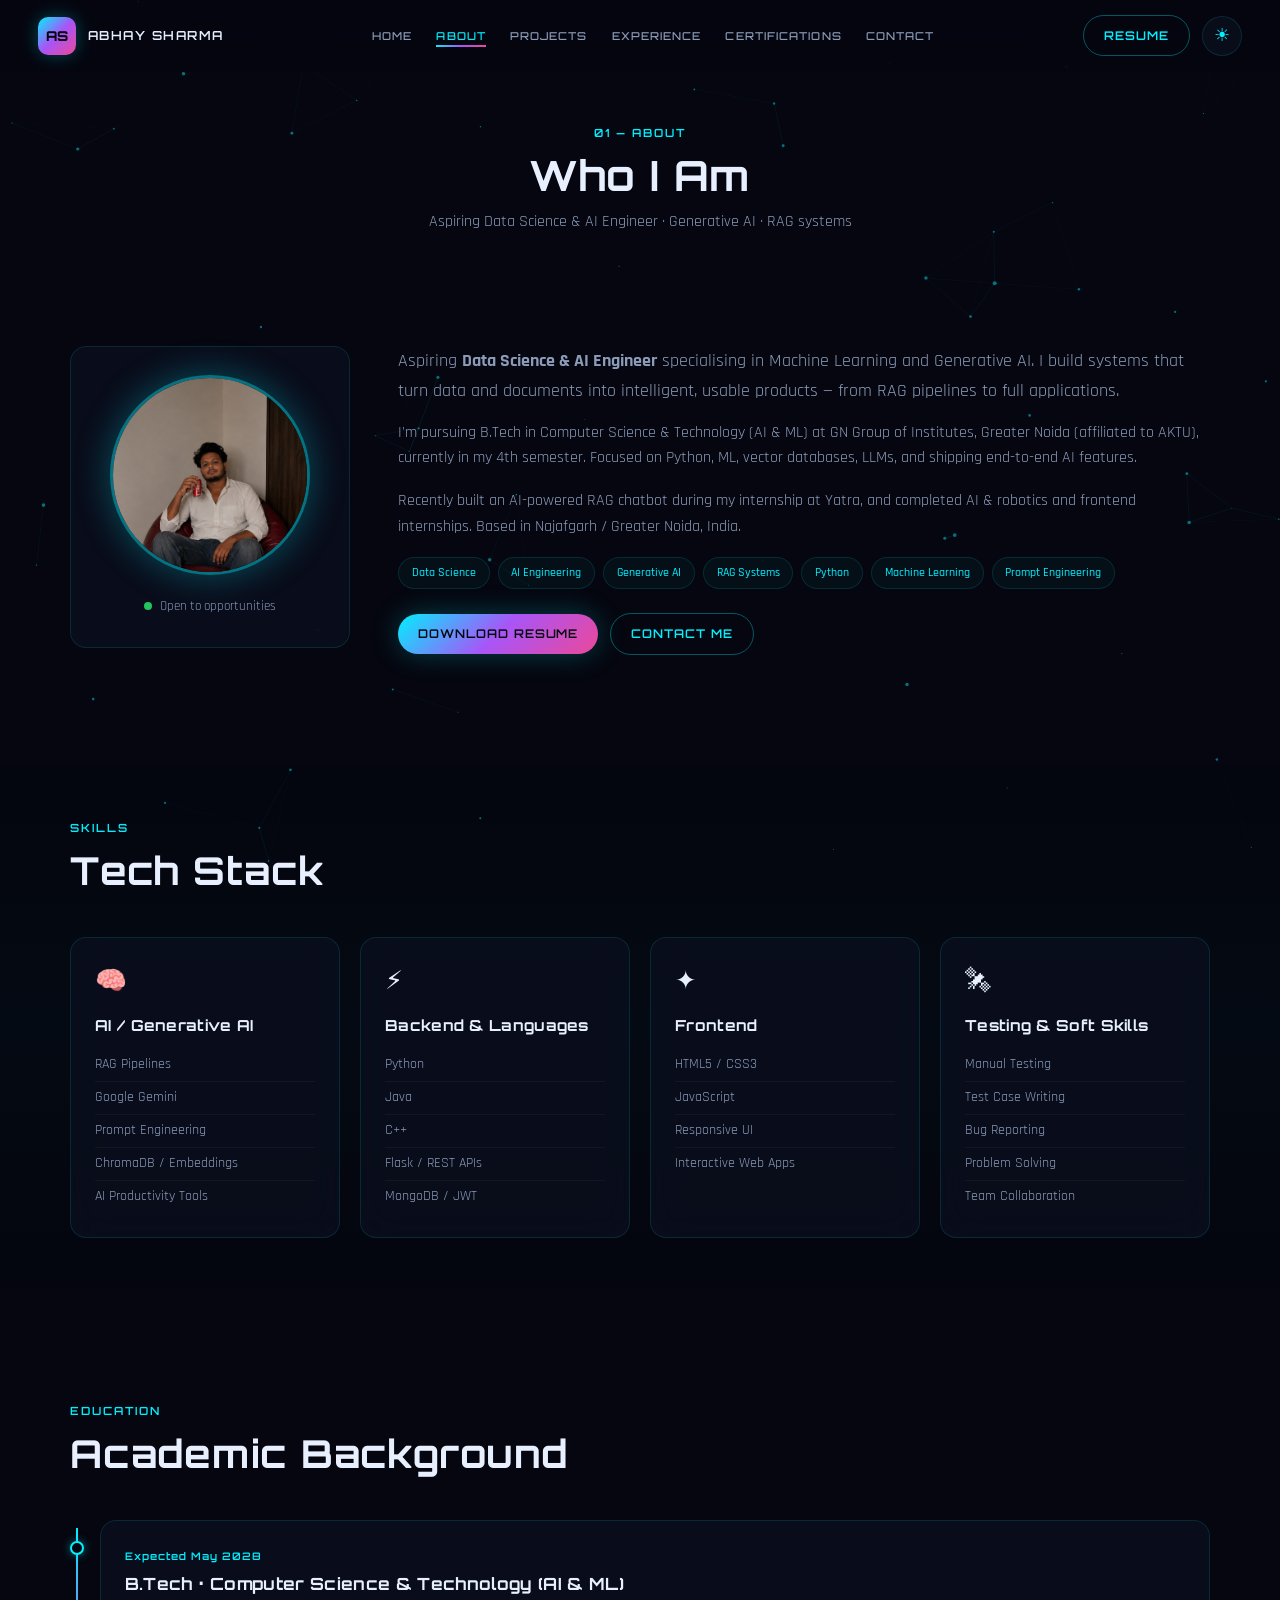
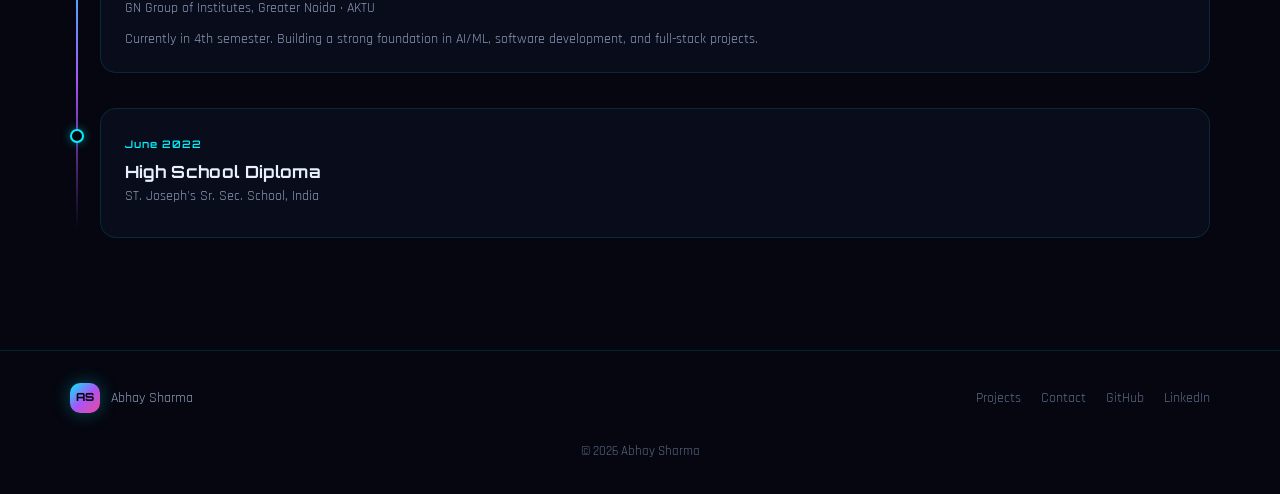
<file: about.html>
<!DOCTYPE html>
<html lang="en" data-theme="dark">
<head>
  <meta charset="UTF-8" />
  <meta name="viewport" content="width=device-width, initial-scale=1.0" />
  <title>About | Abhay Sharma</title>
  <meta name="description" content="About Abhay Sharma — BTech CSE (AI & ML) student, Data Science & AI Engineer." />
  <link rel="stylesheet" href="css/styles.css" />
  <link href="https://fonts.googleapis.com/css2?family=Orbitron:wght@400;500;600;700;800;900&family=Rajdhani:wght@300;400;500;600;700&display=swap" rel="stylesheet" />
</head>
<body>
  <canvas id="particles"></canvas>

  <nav class="navbar" id="navbar">
    <a href="index.html" class="nav-brand">
      <span class="logo-glow">AS</span>
      <span class="brand-text">ABHAY SHARMA</span>
    </a>
    <ul class="nav-links" id="navLinks">
      <li><a href="index.html" class="nav-link">Home</a></li>
      <li><a href="about.html" class="nav-link active">About</a></li>
      <li><a href="projects.html" class="nav-link">Projects</a></li>
      <li><a href="experience.html" class="nav-link">Experience</a></li>
      <li><a href="certifications.html" class="nav-link">Certifications</a></li>
      <li><a href="contact.html" class="nav-link">Contact</a></li>
    </ul>
    <div class="nav-actions">
      <a href="assets/resume/Abhay_Sharma_Resume.pdf" class="btn btn-sm btn-outline" download>Resume</a>
      <button class="theme-toggle" aria-label="Toggle theme">☀</button>
      <button class="nav-toggle" id="navToggle" aria-label="Menu"><span></span><span></span><span></span></button>
    </div>
  </nav>

  <div class="page-hero">
    <div class="container">
      <span class="section-tag">01 — ABOUT</span>
      <h1>Who I Am</h1>
      <p>Aspiring Data Science &amp; AI Engineer · Generative AI · RAG systems</p>
    </div>
  </div>

  <section class="section">
    <div class="container">
      <div class="about-grid">
        <div class="about-image glass">
          <img src="assets/images/profile.jpg" alt="Abhay Sharma" class="profile-photo" />
          <div class="status-pill"><span class="pulse"></span> Open to opportunities</div>
        </div>
        <div class="about-content">
          <p class="lead">
            Aspiring <strong>Data Science &amp; AI Engineer</strong> specialising in Machine Learning and Generative AI. I build systems that turn data and documents into intelligent, usable products — from RAG pipelines to full applications.
          </p>
          <p>
            I'm pursuing B.Tech in Computer Science &amp; Technology (AI &amp; ML) at GN Group of Institutes, Greater Noida (affiliated to AKTU), currently in my 4th semester. Focused on Python, ML, vector databases, LLMs, and shipping end-to-end AI features.
          </p>
          <p>
            Recently built an AI-powered RAG chatbot during my internship at Yatra, and completed AI &amp; robotics and frontend internships. Based in Najafgarh / Greater Noida, India.
          </p>
          <div class="about-tags">
            <span class="tag">Data Science</span>
            <span class="tag">AI Engineering</span>
            <span class="tag">Generative AI</span>
            <span class="tag">RAG Systems</span>
            <span class="tag">Python</span>
            <span class="tag">Machine Learning</span>
            <span class="tag">Prompt Engineering</span>
          </div>
          <a href="assets/resume/Abhay_Sharma_Resume.pdf" class="btn btn-primary btn-sm" download>Download Resume</a>
          <a href="contact.html" class="btn btn-outline btn-sm" style="margin-left:0.5rem;">Contact Me</a>
        </div>
      </div>
    </div>
  </section>

  <section class="section section-alt">
    <div class="container">
      <div class="section-header">
        <span class="section-tag">SKILLS</span>
        <h2 class="section-title">Tech Stack</h2>
      </div>
      <div class="skills-grid">
        <div class="skill-card glass">
          <div class="skill-icon">🧠</div>
          <h3>AI / Generative AI</h3>
          <ul>
            <li>RAG Pipelines</li>
            <li>Google Gemini</li>
            <li>Prompt Engineering</li>
            <li>ChromaDB / Embeddings</li>
            <li>AI Productivity Tools</li>
          </ul>
        </div>
        <div class="skill-card glass">
          <div class="skill-icon">⚡</div>
          <h3>Backend &amp; Languages</h3>
          <ul>
            <li>Python</li>
            <li>Java</li>
            <li>C++</li>
            <li>Flask / REST APIs</li>
            <li>MongoDB / JWT</li>
          </ul>
        </div>
        <div class="skill-card glass">
          <div class="skill-icon">✦</div>
          <h3>Frontend</h3>
          <ul>
            <li>HTML5 / CSS3</li>
            <li>JavaScript</li>
            <li>Responsive UI</li>
            <li>Interactive Web Apps</li>
          </ul>
        </div>
        <div class="skill-card glass">
          <div class="skill-icon">🛰</div>
          <h3>Testing &amp; Soft Skills</h3>
          <ul>
            <li>Manual Testing</li>
            <li>Test Case Writing</li>
            <li>Bug Reporting</li>
            <li>Problem Solving</li>
            <li>Team Collaboration</li>
          </ul>
        </div>
      </div>
    </div>
  </section>

  <section class="section">
    <div class="container">
      <div class="section-header">
        <span class="section-tag">EDUCATION</span>
        <h2 class="section-title">Academic Background</h2>
      </div>
      <div class="timeline">
        <div class="timeline-item">
          <div class="timeline-marker"></div>
          <div class="timeline-content glass">
            <span class="timeline-date">Expected May 2028</span>
            <h3>B.Tech · Computer Science &amp; Technology (AI &amp; ML)</h3>
            <p class="company">GN Group of Institutes, Greater Noida · AKTU</p>
            <p>Currently in 4th semester. Building a strong foundation in AI/ML, software development, and full-stack projects.</p>
          </div>
        </div>
        <div class="timeline-item">
          <div class="timeline-marker"></div>
          <div class="timeline-content glass">
            <span class="timeline-date">June 2022</span>
            <h3>High School Diploma</h3>
            <p class="company">ST. Joseph's Sr. Sec. School, India</p>
          </div>
        </div>
      </div>
    </div>
  </section>

  <footer class="footer">
    <div class="container footer-inner">
      <div class="footer-brand"><span class="logo-glow">AS</span><span>Abhay Sharma</span></div>
      <div class="footer-links">
        <a href="projects.html">Projects</a>
        <a href="contact.html">Contact</a>
        <a href="https://github.com/Abhay8170" target="_blank" rel="noopener">GitHub</a>
        <a href="https://www.linkedin.com/in/bhardwajabhay" target="_blank" rel="noopener">LinkedIn</a>
      </div>
      <p class="footer-copy">© 2026 Abhay Sharma</p>
    </div>
  </footer>
  <script src="js/main.js"></script>
</body>
</html>
</file>
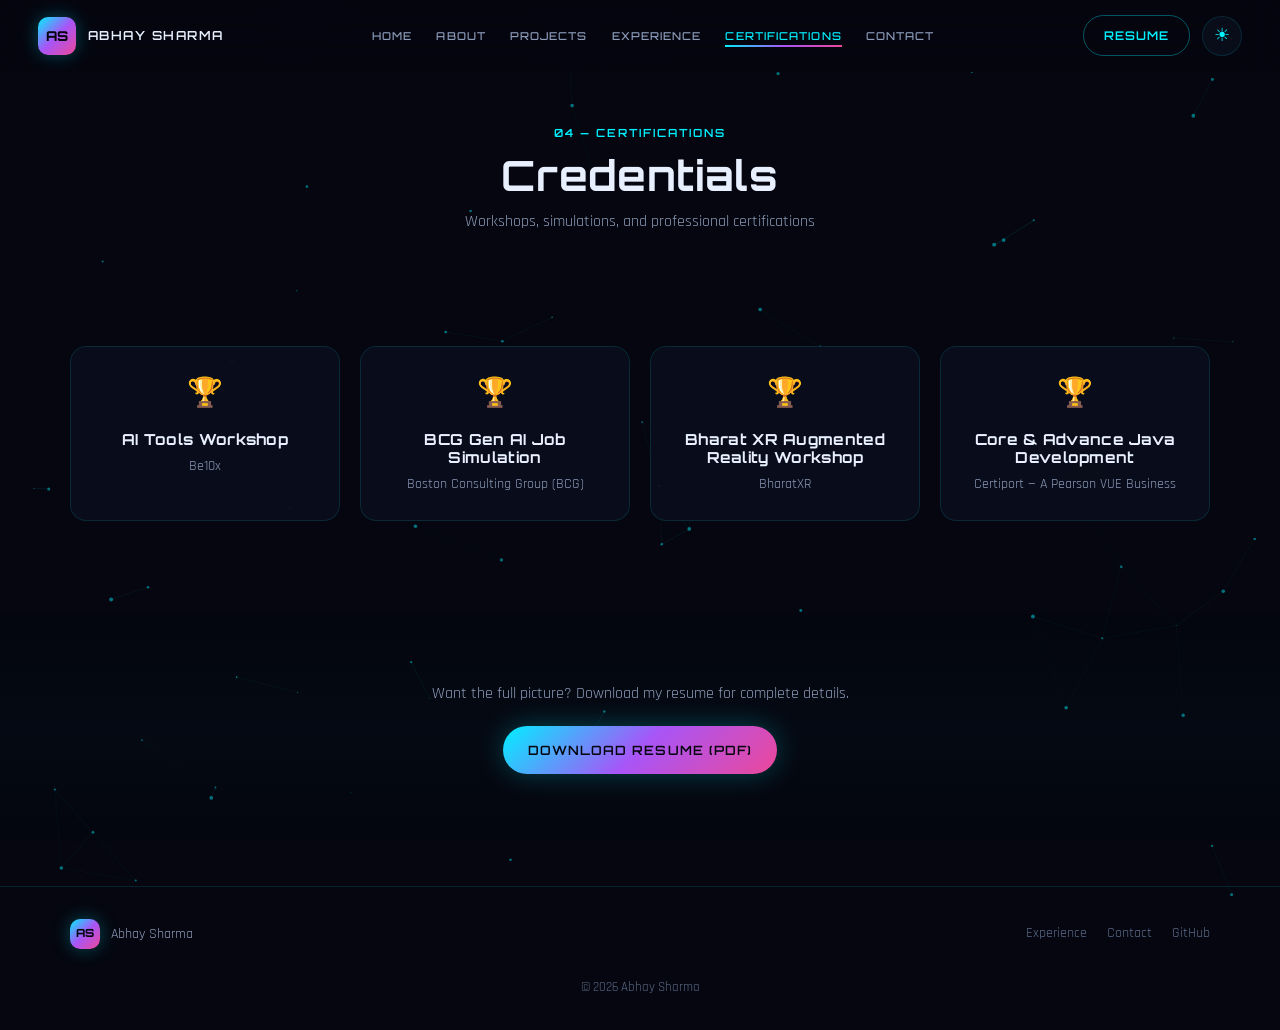
<file: certifications.html>
<!DOCTYPE html>
<html lang="en" data-theme="dark">
<head>
  <meta charset="UTF-8" />
  <meta name="viewport" content="width=device-width, initial-scale=1.0" />
  <title>Certifications | Abhay Sharma</title>
  <meta name="description" content="Certifications — Be10x AI Tools, BCG Gen AI, BharatXR AR, Certiport Java." />
  <link rel="stylesheet" href="css/styles.css" />
  <link href="https://fonts.googleapis.com/css2?family=Orbitron:wght@400;500;600;700;800;900&family=Rajdhani:wght@300;400;500;600;700&display=swap" rel="stylesheet" />
</head>
<body>
  <canvas id="particles"></canvas>

  <nav class="navbar" id="navbar">
    <a href="index.html" class="nav-brand">
      <span class="logo-glow">AS</span>
      <span class="brand-text">ABHAY SHARMA</span>
    </a>
    <ul class="nav-links" id="navLinks">
      <li><a href="index.html" class="nav-link">Home</a></li>
      <li><a href="about.html" class="nav-link">About</a></li>
      <li><a href="projects.html" class="nav-link">Projects</a></li>
      <li><a href="experience.html" class="nav-link">Experience</a></li>
      <li><a href="certifications.html" class="nav-link active">Certifications</a></li>
      <li><a href="contact.html" class="nav-link">Contact</a></li>
    </ul>
    <div class="nav-actions">
      <a href="assets/resume/Abhay_Sharma_Resume.pdf" class="btn btn-sm btn-outline" download>Resume</a>
      <button class="theme-toggle" aria-label="Toggle theme">☀</button>
      <button class="nav-toggle" id="navToggle" aria-label="Menu"><span></span><span></span><span></span></button>
    </div>
  </nav>

  <div class="page-hero">
    <div class="container">
      <span class="section-tag">04 — CERTIFICATIONS</span>
      <h1>Credentials</h1>
      <p>Workshops, simulations, and professional certifications</p>
    </div>
  </div>

  <section class="section">
    <div class="container">
      <div class="cert-grid">
        <div class="cert-card glass">
          <div class="skill-icon">🏆</div>
          <h3>AI Tools Workshop</h3>
          <p>Be10x</p>
        </div>
        <div class="cert-card glass">
          <div class="skill-icon">🏆</div>
          <h3>BCG Gen AI Job Simulation</h3>
          <p>Boston Consulting Group (BCG)</p>
        </div>
        <div class="cert-card glass">
          <div class="skill-icon">🏆</div>
          <h3>Bharat XR Augmented Reality Workshop</h3>
          <p>BharatXR</p>
        </div>
        <div class="cert-card glass">
          <div class="skill-icon">🏆</div>
          <h3>Core &amp; Advance Java Development</h3>
          <p>Certiport — A Pearson VUE Business</p>
        </div>
      </div>
    </div>
  </section>

  <section class="section section-alt">
    <div class="container" style="text-align:center;">
      <p style="color:var(--text-muted);margin-bottom:1.25rem;">Want the full picture? Download my resume for complete details.</p>
      <a href="assets/resume/Abhay_Sharma_Resume.pdf" class="btn btn-primary" download>Download Resume (PDF)</a>
    </div>
  </section>

  <footer class="footer">
    <div class="container footer-inner">
      <div class="footer-brand"><span class="logo-glow">AS</span><span>Abhay Sharma</span></div>
      <div class="footer-links">
        <a href="experience.html">Experience</a>
        <a href="contact.html">Contact</a>
        <a href="https://github.com/Abhay8170" target="_blank" rel="noopener">GitHub</a>
      </div>
      <p class="footer-copy">© 2026 Abhay Sharma</p>
    </div>
  </footer>
  <script src="js/main.js"></script>
</body>
</html>
</file>
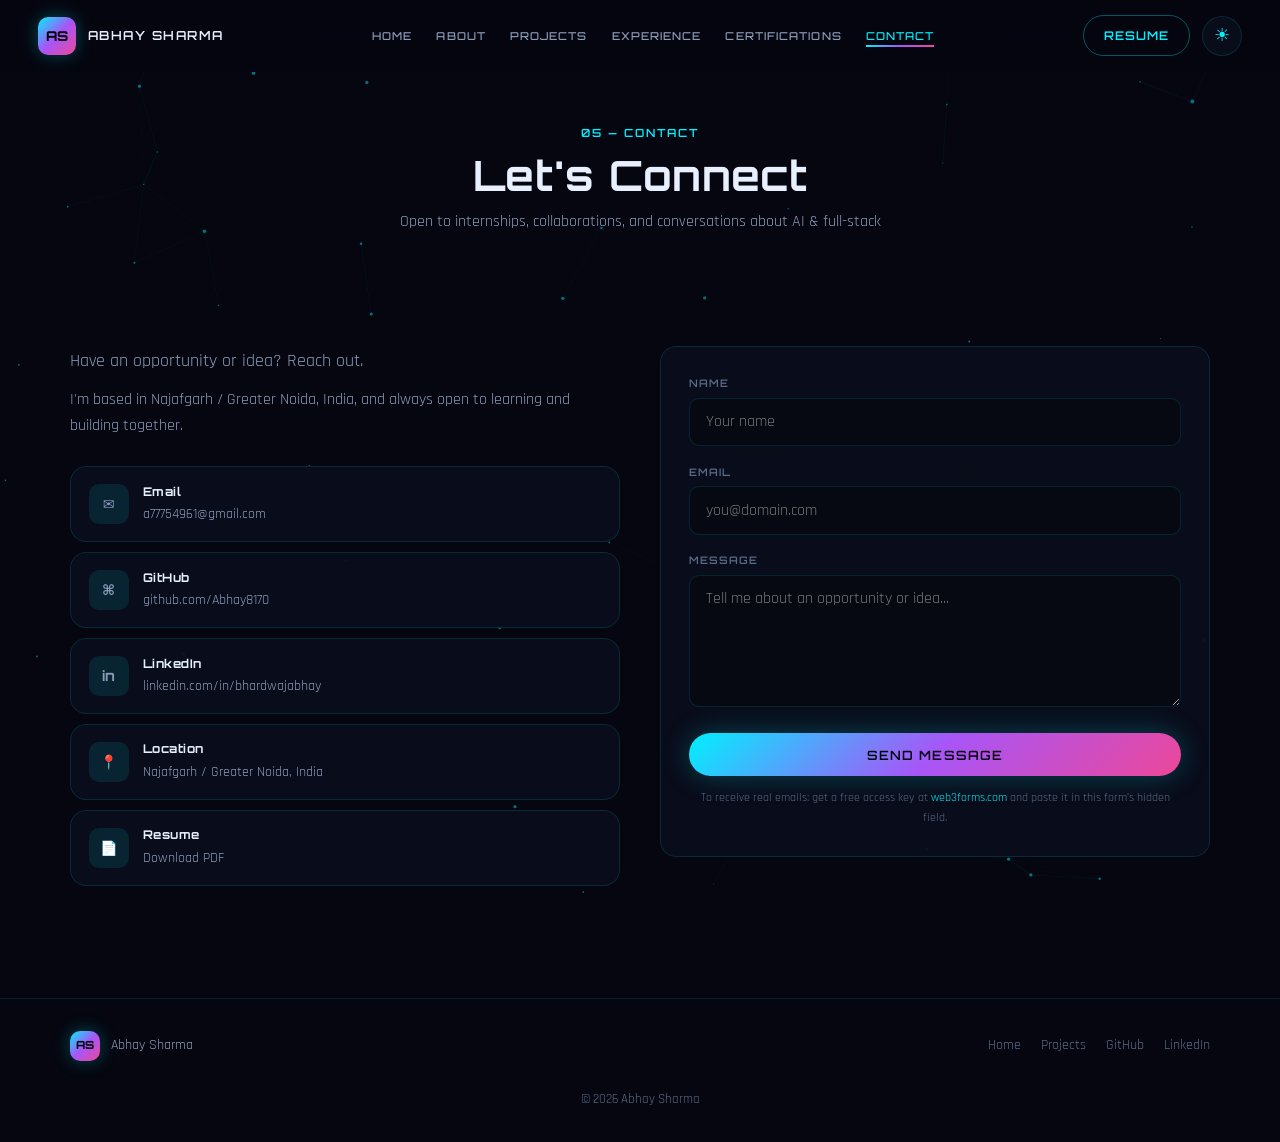
<file: contact.html>
<!DOCTYPE html>
<html lang="en" data-theme="dark">
<head>
  <meta charset="UTF-8" />
  <meta name="viewport" content="width=device-width, initial-scale=1.0" />
  <title>Contact | Abhay Sharma</title>
  <meta name="description" content="Contact Abhay Sharma — Data Science & AI Engineer. Email, LinkedIn, GitHub." />
  <link rel="stylesheet" href="css/styles.css" />
  <link href="https://fonts.googleapis.com/css2?family=Orbitron:wght@400;500;600;700;800;900&family=Rajdhani:wght@300;400;500;600;700&display=swap" rel="stylesheet" />
</head>
<body>
  <canvas id="particles"></canvas>

  <nav class="navbar" id="navbar">
    <a href="index.html" class="nav-brand">
      <span class="logo-glow">AS</span>
      <span class="brand-text">ABHAY SHARMA</span>
    </a>
    <ul class="nav-links" id="navLinks">
      <li><a href="index.html" class="nav-link">Home</a></li>
      <li><a href="about.html" class="nav-link">About</a></li>
      <li><a href="projects.html" class="nav-link">Projects</a></li>
      <li><a href="experience.html" class="nav-link">Experience</a></li>
      <li><a href="certifications.html" class="nav-link">Certifications</a></li>
      <li><a href="contact.html" class="nav-link active">Contact</a></li>
    </ul>
    <div class="nav-actions">
      <a href="assets/resume/Abhay_Sharma_Resume.pdf" class="btn btn-sm btn-outline" download>Resume</a>
      <button class="theme-toggle" aria-label="Toggle theme">☀</button>
      <button class="nav-toggle" id="navToggle" aria-label="Menu"><span></span><span></span><span></span></button>
    </div>
  </nav>

  <div class="page-hero">
    <div class="container">
      <span class="section-tag">05 — CONTACT</span>
      <h1>Let's Connect</h1>
      <p>Open to internships, collaborations, and conversations about AI &amp; full-stack</p>
    </div>
  </div>

  <section class="section">
    <div class="container">
      <div class="contact-grid">
        <div class="contact-info">
          <p class="lead">Have an opportunity or idea? Reach out.</p>
          <p>I'm based in Najafgarh / Greater Noida, India, and always open to learning and building together.</p>
          <div class="contact-links">
            <a href="mailto:a77754961@gmail.com" class="contact-item glass">
              <span class="ci-icon">✉</span>
              <div>
                <strong>Email</strong>
                <span>a77754961@gmail.com</span>
              </div>
            </a>
            <a href="https://github.com/Abhay8170" target="_blank" rel="noopener" class="contact-item glass">
              <span class="ci-icon">⌘</span>
              <div>
                <strong>GitHub</strong>
                <span>github.com/Abhay8170</span>
              </div>
            </a>
            <a href="https://www.linkedin.com/in/bhardwajabhay" target="_blank" rel="noopener" class="contact-item glass">
              <span class="ci-icon">in</span>
              <div>
                <strong>LinkedIn</strong>
                <span>linkedin.com/in/bhardwajabhay</span>
              </div>
            </a>
            <div class="contact-item glass">
              <span class="ci-icon">📍</span>
              <div>
                <strong>Location</strong>
                <span>Najafgarh / Greater Noida, India</span>
              </div>
            </div>
            <a href="assets/resume/Abhay_Sharma_Resume.pdf" class="contact-item glass" download>
              <span class="ci-icon">📄</span>
              <div>
                <strong>Resume</strong>
                <span>Download PDF</span>
              </div>
            </a>
          </div>
        </div>

        <form class="contact-form glass" id="contactForm">
          <!-- Get a free key at https://web3forms.com — replace the value below -->
          <input type="hidden" name="access_key" value="ea452a74-187c-45d5-8e37-b811af163844" />
          <input type="hidden" name="subject" value="Portfolio Contact — Abhay Sharma" />
          <input type="checkbox" name="botcheck" style="display:none;" />

          <div class="form-group">
            <label for="name">Name</label>
            <input type="text" id="name" name="name" placeholder="Your name" required />
          </div>
          <div class="form-group">
            <label for="email">Email</label>
            <input type="email" id="email" name="email" placeholder="you@domain.com" required />
          </div>
          <div class="form-group">
            <label for="message">Message</label>
            <textarea id="message" name="message" rows="5" placeholder="Tell me about an opportunity or idea..." required></textarea>
          </div>
          <button type="submit" class="btn btn-primary btn-full">Send Message</button>
          <p class="form-note">
            To receive real emails: get a free access key at
            <a href="https://web3forms.com" target="_blank" rel="noopener" style="color:var(--cyan);">web3forms.com</a>
            and paste it in this form’s hidden field.
          </p>
          <p class="form-success" id="formSuccess">Message sent successfully!</p>
        </form>
      </div>
    </div>
  </section>

  <footer class="footer">
    <div class="container footer-inner">
      <div class="footer-brand"><span class="logo-glow">AS</span><span>Abhay Sharma</span></div>
      <div class="footer-links">
        <a href="index.html">Home</a>
        <a href="projects.html">Projects</a>
        <a href="https://github.com/Abhay8170" target="_blank" rel="noopener">GitHub</a>
        <a href="https://www.linkedin.com/in/bhardwajabhay" target="_blank" rel="noopener">LinkedIn</a>
      </div>
      <p class="footer-copy">© 2026 Abhay Sharma</p>
    </div>
  </footer>
  <script src="js/main.js"></script>
</body>
</html>
</file>
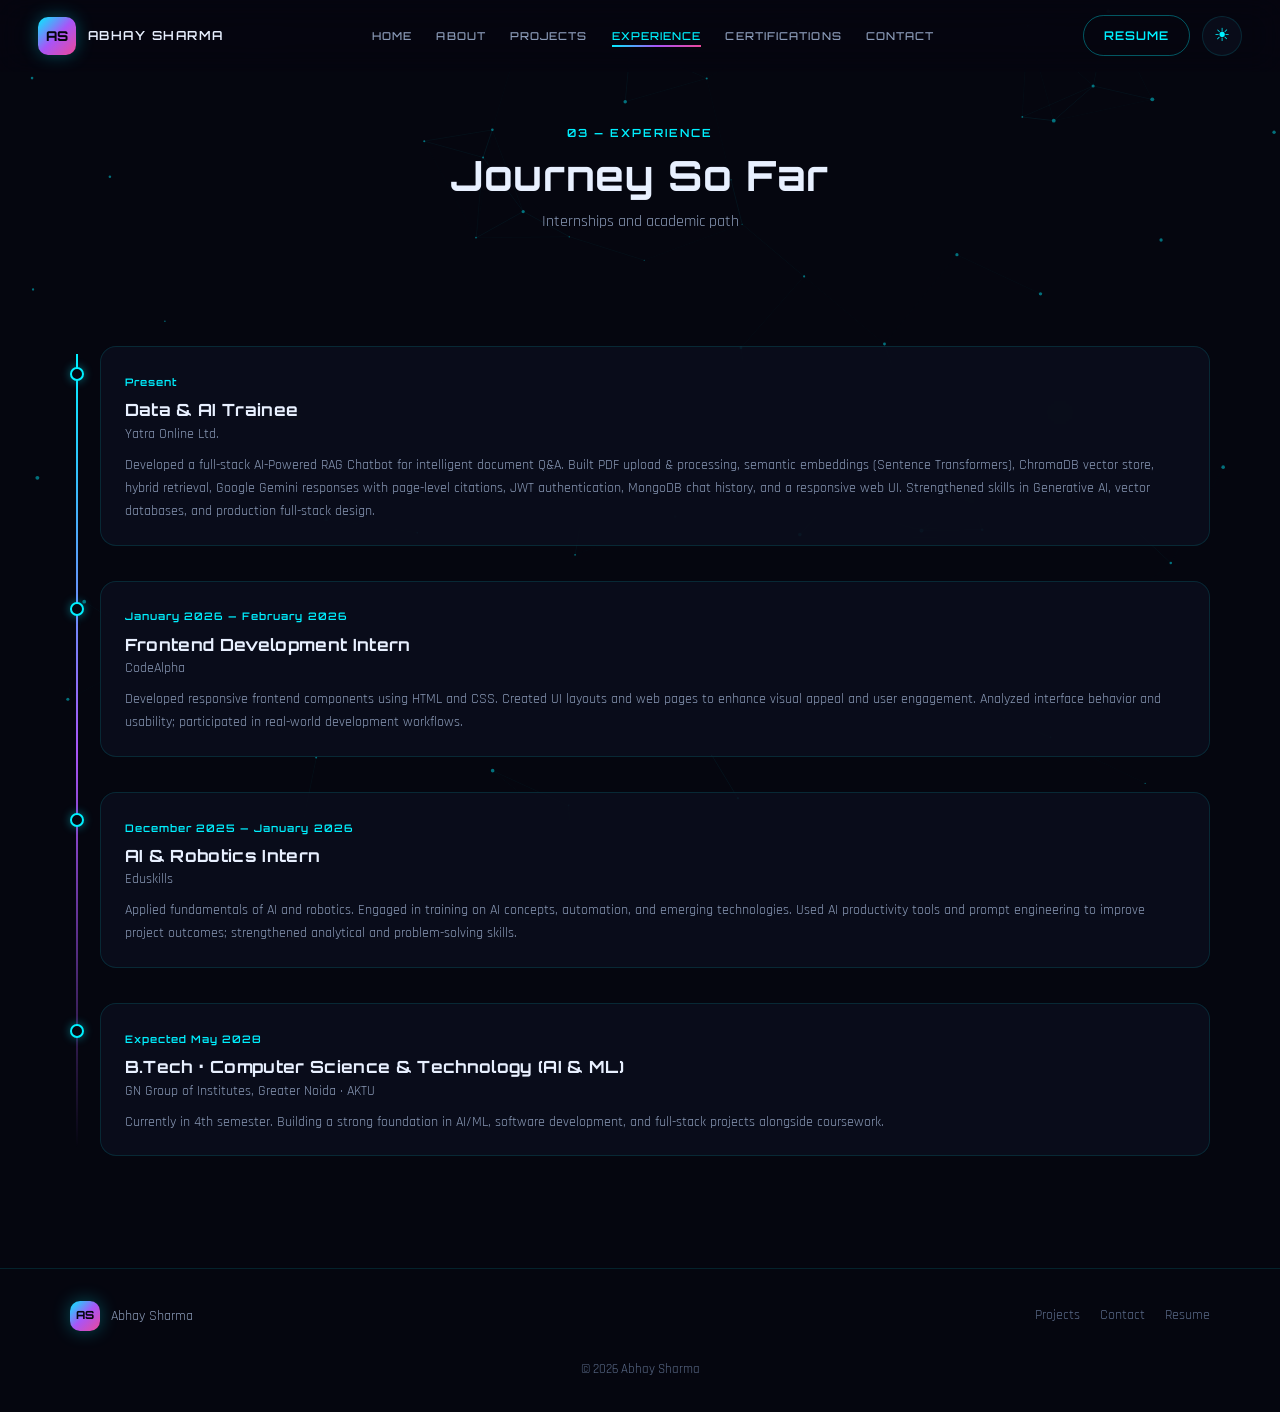
<file: experience.html>
<!DOCTYPE html>
<html lang="en" data-theme="dark">
<head>
  <meta charset="UTF-8" />
  <meta name="viewport" content="width=device-width, initial-scale=1.0" />
  <title>Experience | Abhay Sharma</title>
  <meta name="description" content="Internship experience — Yatra Data & AI Trainee, CodeAlpha Frontend, Eduskills AI & Robotics." />
  <link rel="stylesheet" href="css/styles.css" />
  <link href="https://fonts.googleapis.com/css2?family=Orbitron:wght@400;500;600;700;800;900&family=Rajdhani:wght@300;400;500;600;700&display=swap" rel="stylesheet" />
</head>
<body>
  <canvas id="particles"></canvas>

  <nav class="navbar" id="navbar">
    <a href="index.html" class="nav-brand">
      <span class="logo-glow">AS</span>
      <span class="brand-text">ABHAY SHARMA</span>
    </a>
    <ul class="nav-links" id="navLinks">
      <li><a href="index.html" class="nav-link">Home</a></li>
      <li><a href="about.html" class="nav-link">About</a></li>
      <li><a href="projects.html" class="nav-link">Projects</a></li>
      <li><a href="experience.html" class="nav-link active">Experience</a></li>
      <li><a href="certifications.html" class="nav-link">Certifications</a></li>
      <li><a href="contact.html" class="nav-link">Contact</a></li>
    </ul>
    <div class="nav-actions">
      <a href="assets/resume/Abhay_Sharma_Resume.pdf" class="btn btn-sm btn-outline" download>Resume</a>
      <button class="theme-toggle" aria-label="Toggle theme">☀</button>
      <button class="nav-toggle" id="navToggle" aria-label="Menu"><span></span><span></span><span></span></button>
    </div>
  </nav>

  <div class="page-hero">
    <div class="container">
      <span class="section-tag">03 — EXPERIENCE</span>
      <h1>Journey So Far</h1>
      <p>Internships and academic path</p>
    </div>
  </div>

  <section class="section">
    <div class="container">
      <div class="timeline">
        <div class="timeline-item">
          <div class="timeline-marker"></div>
          <div class="timeline-content glass">
            <span class="timeline-date">Present</span>
            <h3>Data &amp; AI Trainee</h3>
            <p class="company">Yatra Online Ltd.</p>
            <p>
              Developed a full-stack AI-Powered RAG Chatbot for intelligent document Q&amp;A.
              Built PDF upload &amp; processing, semantic embeddings (Sentence Transformers),
              ChromaDB vector store, hybrid retrieval, Google Gemini responses with page-level citations,
              JWT authentication, MongoDB chat history, and a responsive web UI.
              Strengthened skills in Generative AI, vector databases, and production full-stack design.
            </p>
          </div>
        </div>
        <div class="timeline-item">
          <div class="timeline-marker"></div>
          <div class="timeline-content glass">
            <span class="timeline-date">January 2026 — February 2026</span>
            <h3>Frontend Development Intern</h3>
            <p class="company">CodeAlpha</p>
            <p>
              Developed responsive frontend components using HTML and CSS. Created UI layouts
              and web pages to enhance visual appeal and user engagement. Analyzed interface
              behavior and usability; participated in real-world development workflows.
            </p>
          </div>
        </div>
        <div class="timeline-item">
          <div class="timeline-marker"></div>
          <div class="timeline-content glass">
            <span class="timeline-date">December 2025 — January 2026</span>
            <h3>AI &amp; Robotics Intern</h3>
            <p class="company">Eduskills</p>
            <p>
              Applied fundamentals of AI and robotics. Engaged in training on AI concepts,
              automation, and emerging technologies. Used AI productivity tools and prompt
              engineering to improve project outcomes; strengthened analytical and problem-solving skills.
            </p>
          </div>
        </div>
        <div class="timeline-item">
          <div class="timeline-marker"></div>
          <div class="timeline-content glass">
            <span class="timeline-date">Expected May 2028</span>
            <h3>B.Tech · Computer Science &amp; Technology (AI &amp; ML)</h3>
            <p class="company">GN Group of Institutes, Greater Noida · AKTU</p>
            <p>
              Currently in 4th semester. Building a strong foundation in AI/ML, software development,
              and full-stack projects alongside coursework.
            </p>
          </div>
        </div>
      </div>
    </div>
  </section>

  <footer class="footer">
    <div class="container footer-inner">
      <div class="footer-brand"><span class="logo-glow">AS</span><span>Abhay Sharma</span></div>
      <div class="footer-links">
        <a href="projects.html">Projects</a>
        <a href="contact.html">Contact</a>
        <a href="assets/resume/Abhay_Sharma_Resume.pdf" download>Resume</a>
      </div>
      <p class="footer-copy">© 2026 Abhay Sharma</p>
    </div>
  </footer>
  <script src="js/main.js"></script>
</body>
</html>
</file>
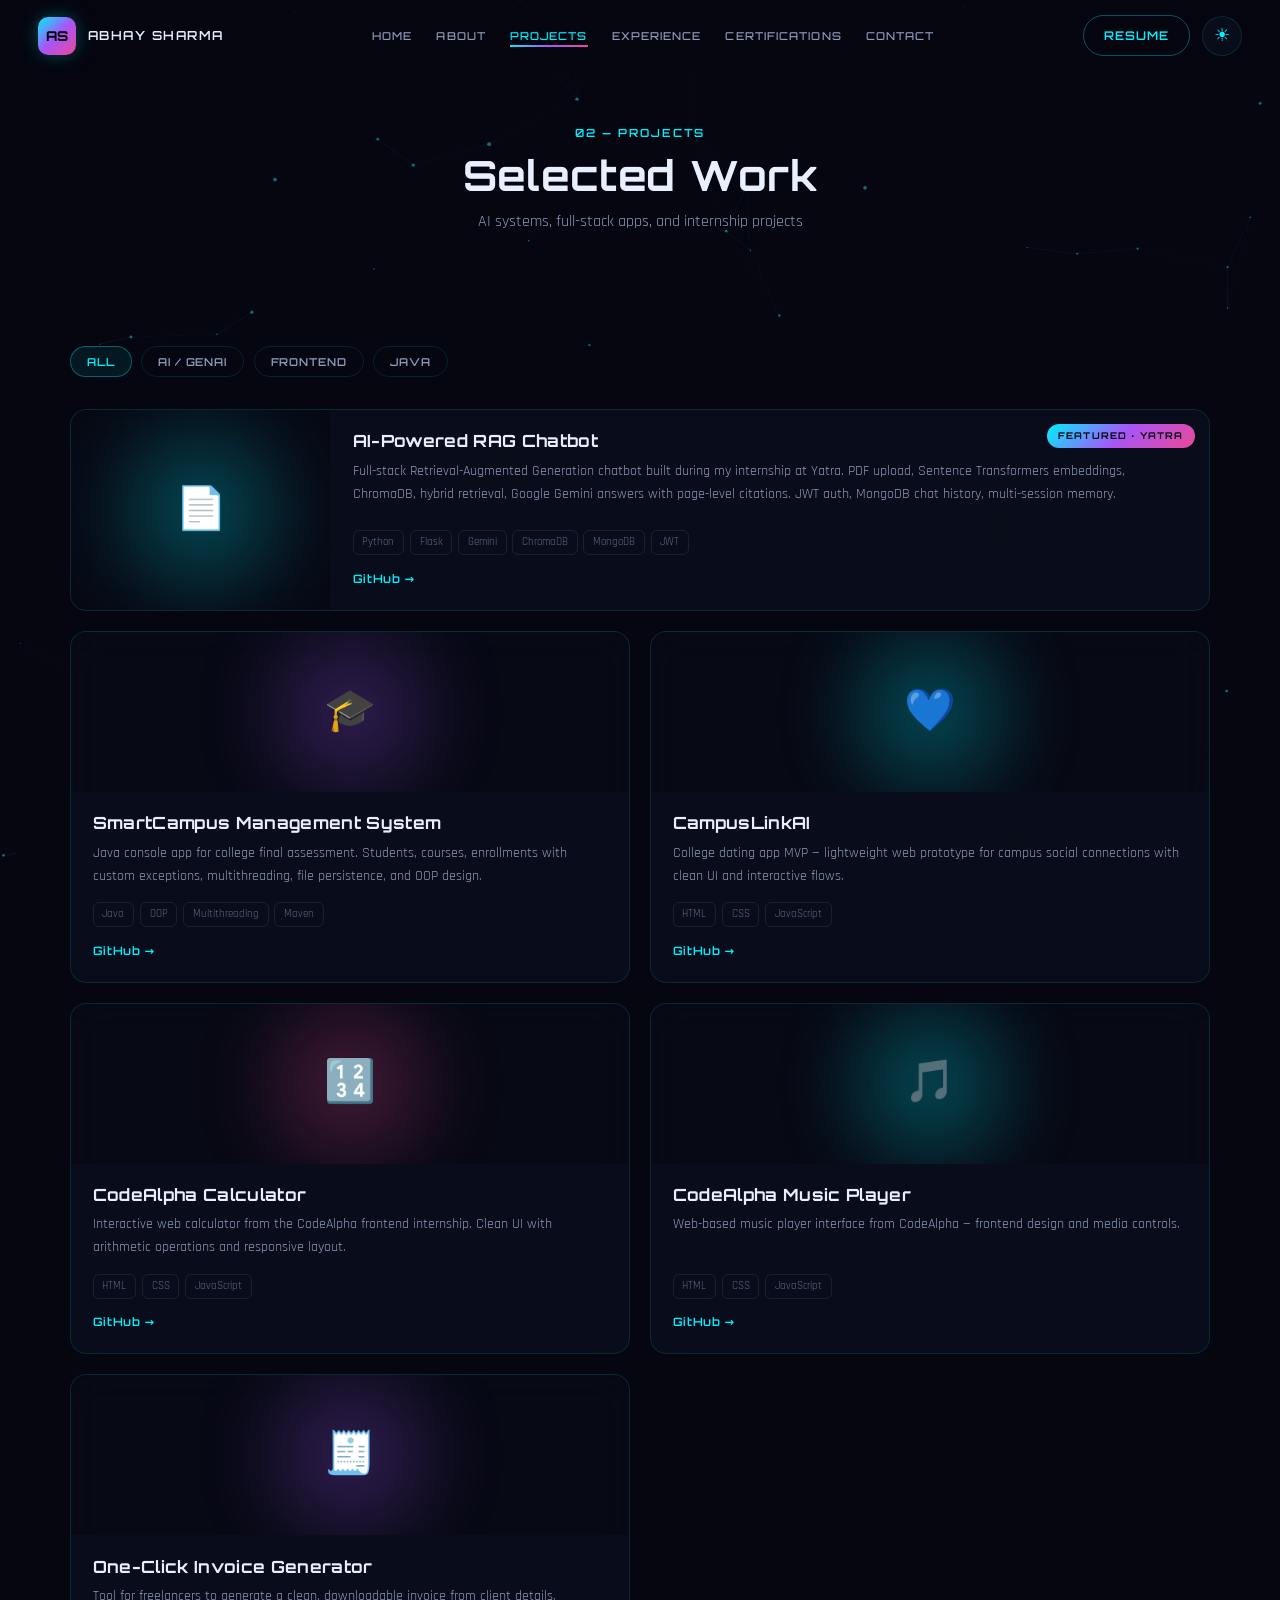
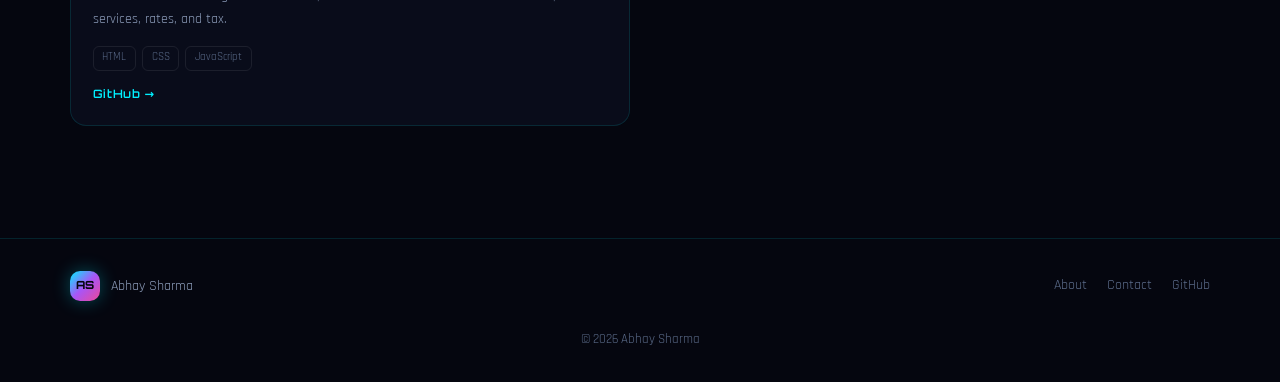
<file: projects.html>
<!DOCTYPE html>
<html lang="en" data-theme="dark">
<head>
  <meta charset="UTF-8" />
  <meta name="viewport" content="width=device-width, initial-scale=1.0" />
  <title>Projects | Abhay Sharma</title>
  <meta name="description" content="Projects by Abhay Sharma — RAG Chatbot, SmartCampus, CampusLinkAI, and more." />
  <link rel="stylesheet" href="css/styles.css" />
  <link href="https://fonts.googleapis.com/css2?family=Orbitron:wght@400;500;600;700;800;900&family=Rajdhani:wght@300;400;500;600;700&display=swap" rel="stylesheet" />
</head>
<body>
  <canvas id="particles"></canvas>

  <nav class="navbar" id="navbar">
    <a href="index.html" class="nav-brand">
      <span class="logo-glow">AS</span>
      <span class="brand-text">ABHAY SHARMA</span>
    </a>
    <ul class="nav-links" id="navLinks">
      <li><a href="index.html" class="nav-link">Home</a></li>
      <li><a href="about.html" class="nav-link">About</a></li>
      <li><a href="projects.html" class="nav-link active">Projects</a></li>
      <li><a href="experience.html" class="nav-link">Experience</a></li>
      <li><a href="certifications.html" class="nav-link">Certifications</a></li>
      <li><a href="contact.html" class="nav-link">Contact</a></li>
    </ul>
    <div class="nav-actions">
      <a href="assets/resume/Abhay_Sharma_Resume.pdf" class="btn btn-sm btn-outline" download>Resume</a>
      <button class="theme-toggle" aria-label="Toggle theme">☀</button>
      <button class="nav-toggle" id="navToggle" aria-label="Menu"><span></span><span></span><span></span></button>
    </div>
  </nav>

  <div class="page-hero">
    <div class="container">
      <span class="section-tag">02 — PROJECTS</span>
      <h1>Selected Work</h1>
      <p>AI systems, full-stack apps, and internship projects</p>
    </div>
  </div>

  <section class="section">
    <div class="container">
      <div class="filter-bar">
        <button class="filter-btn active" data-filter="all">All</button>
        <button class="filter-btn" data-filter="ai">AI / GenAI</button>
        <button class="filter-btn" data-filter="frontend">Frontend</button>
        <button class="filter-btn" data-filter="java">Java</button>
      </div>

      <div class="projects-grid">
        <article class="project-card glass featured" data-category="ai">
          <div class="project-badge">FEATURED · YATRA</div>
          <div class="project-visual">
            <div class="project-glow"></div>
            <span class="project-emoji">📄</span>
          </div>
          <div class="project-body">
            <h3>AI-Powered RAG Chatbot</h3>
            <p>
              Full-stack Retrieval-Augmented Generation chatbot built during my internship at Yatra.
              PDF upload, Sentence Transformers embeddings, ChromaDB, hybrid retrieval, Google Gemini
              answers with page-level citations. JWT auth, MongoDB chat history, multi-session memory.
            </p>
            <div class="project-tags">
              <span>Python</span><span>Flask</span><span>Gemini</span><span>ChromaDB</span>
              <span>MongoDB</span><span>JWT</span>
            </div>
            <div class="project-links">
              <a href="https://github.com/Abhay8170/RAG-ChatBot" target="_blank" rel="noopener" class="link">GitHub →</a>
            </div>
          </div>
        </article>

        <article class="project-card glass" data-category="java">
          <div class="project-visual">
            <div class="project-glow purple"></div>
            <span class="project-emoji">🎓</span>
          </div>
          <div class="project-body">
            <h3>SmartCampus Management System</h3>
            <p>
              Java console app for college final assessment. Students, courses, enrollments with
              custom exceptions, multithreading, file persistence, and OOP design.
            </p>
            <div class="project-tags">
              <span>Java</span><span>OOP</span><span>Multithreading</span><span>Maven</span>
            </div>
            <div class="project-links">
              <a href="https://github.com/Abhay8170/gnc-java-final-assessment-smartcampus" target="_blank" rel="noopener" class="link">GitHub →</a>
            </div>
          </div>
        </article>

        <article class="project-card glass" data-category="frontend">
          <div class="project-visual">
            <div class="project-glow cyan"></div>
            <span class="project-emoji">💙</span>
          </div>
          <div class="project-body">
            <h3>CampusLinkAI</h3>
            <p>
              College dating app MVP — lightweight web prototype for campus social connections
              with clean UI and interactive flows.
            </p>
            <div class="project-tags">
              <span>HTML</span><span>CSS</span><span>JavaScript</span>
            </div>
            <div class="project-links">
              <a href="https://github.com/Abhay8170/CampusLinkAI" target="_blank" rel="noopener" class="link">GitHub →</a>
            </div>
          </div>
        </article>

        <article class="project-card glass" data-category="frontend">
          <div class="project-visual">
            <div class="project-glow pink"></div>
            <span class="project-emoji">🔢</span>
          </div>
          <div class="project-body">
            <h3>CodeAlpha Calculator</h3>
            <p>
              Interactive web calculator from the CodeAlpha frontend internship.
              Clean UI with arithmetic operations and responsive layout.
            </p>
            <div class="project-tags">
              <span>HTML</span><span>CSS</span><span>JavaScript</span>
            </div>
            <div class="project-links">
              <a href="https://github.com/Abhay8170/CodeAlpha_Calculator" target="_blank" rel="noopener" class="link">GitHub →</a>
            </div>
          </div>
        </article>

        <article class="project-card glass" data-category="frontend">
          <div class="project-visual">
            <div class="project-glow"></div>
            <span class="project-emoji">🎵</span>
          </div>
          <div class="project-body">
            <h3>CodeAlpha Music Player</h3>
            <p>
              Web-based music player interface from CodeAlpha — frontend design and media controls.
            </p>
            <div class="project-tags">
              <span>HTML</span><span>CSS</span><span>JavaScript</span>
            </div>
            <div class="project-links">
              <a href="https://github.com/Abhay8170/CodeAlpha_Music" target="_blank" rel="noopener" class="link">GitHub →</a>
            </div>
          </div>
        </article>

        <article class="project-card glass" data-category="frontend">
          <div class="project-visual">
            <div class="project-glow purple"></div>
            <span class="project-emoji">🧾</span>
          </div>
          <div class="project-body">
            <h3>One-Click Invoice Generator</h3>
            <p>
              Tool for freelancers to generate a clean, downloadable invoice from client details,
              services, rates, and tax.
            </p>
            <div class="project-tags">
              <span>HTML</span><span>CSS</span><span>JavaScript</span>
            </div>
            <div class="project-links">
              <a href="https://github.com/Abhay8170/One-Click-Invoice-A-Simple-Freelancer-Invoice-Generator" target="_blank" rel="noopener" class="link">GitHub →</a>
            </div>
          </div>
        </article>
      </div>
    </div>
  </section>

  <footer class="footer">
    <div class="container footer-inner">
      <div class="footer-brand"><span class="logo-glow">AS</span><span>Abhay Sharma</span></div>
      <div class="footer-links">
        <a href="about.html">About</a>
        <a href="contact.html">Contact</a>
        <a href="https://github.com/Abhay8170" target="_blank" rel="noopener">GitHub</a>
      </div>
      <p class="footer-copy">© 2026 Abhay Sharma</p>
    </div>
  </footer>
  <script src="js/main.js"></script>
</body>
</html>
</file>
<file: css/styles.css>
/* ============================================
   ABHAY SHARMA — Multi-page Futuristic Portfolio
   ============================================ */

:root {
  --bg-deep: #05060f;
  --bg-elevated: #0a0c18;
  --bg-card: rgba(12, 16, 32, 0.7);
  --bg-card-hover: rgba(18, 24, 48, 0.85);
  --border: rgba(0, 240, 255, 0.12);
  --border-strong: rgba(0, 240, 255, 0.35);
  --cyan: #00f0ff;
  --purple: #a855f7;
  --pink: #ec4899;
  --text: #e8f0ff;
  --text-muted: #8b9bb8;
  --text-dim: #5a6a88;
  --gradient: linear-gradient(135deg, #00f0ff 0%, #a855f7 50%, #ec4899 100%);
  --font-display: "Orbitron", system-ui, sans-serif;
  --font-body: "Rajdhani", system-ui, sans-serif;
  --radius: 16px;
  --radius-sm: 10px;
  --nav-h: 72px;
  --transition: 0.3s cubic-bezier(0.4, 0, 0.2, 1);
  --shadow-glow: 0 0 40px rgba(0, 240, 255, 0.15);
}

[data-theme="light"] {
  --bg-deep: #f4f6fb;
  --bg-elevated: #ffffff;
  --bg-card: rgba(255, 255, 255, 0.85);
  --bg-card-hover: rgba(255, 255, 255, 0.95);
  --border: rgba(0, 100, 140, 0.15);
  --border-strong: rgba(0, 150, 180, 0.4);
  --cyan: #0891b2;
  --purple: #7c3aed;
  --pink: #db2777;
  --text: #0f172a;
  --text-muted: #475569;
  --text-dim: #64748b;
  --gradient: linear-gradient(135deg, #0891b2 0%, #7c3aed 50%, #db2777 100%);
  --shadow-glow: 0 8px 30px rgba(0, 0, 0, 0.08);
}

*, *::before, *::after { box-sizing: border-box; margin: 0; padding: 0; }

html { scroll-behavior: smooth; scroll-padding-top: var(--nav-h); }

body {
  font-family: var(--font-body);
  background: var(--bg-deep);
  color: var(--text);
  line-height: 1.6;
  min-height: 100vh;
  overflow-x: hidden;
  transition: background 0.35s, color 0.35s;
}

#particles {
  position: fixed;
  inset: 0;
  z-index: 0;
  pointer-events: none;
  opacity: 0.7;
}

[data-theme="light"] #particles { opacity: 0.25; }

h1, h2, h3, h4 {
  font-family: var(--font-display);
  font-weight: 700;
  letter-spacing: 0.02em;
  line-height: 1.2;
}

a { color: inherit; text-decoration: none; }
ul { list-style: none; }
img { max-width: 100%; display: block; }

.glass {
  background: var(--bg-card);
  backdrop-filter: blur(18px);
  -webkit-backdrop-filter: blur(18px);
  border: 1px solid var(--border);
  border-radius: var(--radius);
  transition: border-color var(--transition), background var(--transition), transform var(--transition), box-shadow var(--transition);
}

.glass:hover {
  border-color: var(--border-strong);
  background: var(--bg-card-hover);
}

.gradient-text {
  background: var(--gradient);
  -webkit-background-clip: text;
  background-clip: text;
  -webkit-text-fill-color: transparent;
}

/* Buttons */
.btn {
  display: inline-flex;
  align-items: center;
  justify-content: center;
  gap: 0.5rem;
  padding: 0.85rem 1.6rem;
  font-family: var(--font-display);
  font-size: 0.8rem;
  font-weight: 600;
  letter-spacing: 0.08em;
  text-transform: uppercase;
  border-radius: 999px;
  border: none;
  cursor: pointer;
  transition: all var(--transition);
}

.btn-primary {
  background: var(--gradient);
  color: #05060f;
  box-shadow: 0 0 28px rgba(0, 240, 255, 0.25);
}

[data-theme="light"] .btn-primary { color: #fff; }

.btn-primary:hover {
  transform: translateY(-2px);
  box-shadow: 0 0 40px rgba(0, 240, 255, 0.4);
}

.btn-outline {
  background: transparent;
  color: var(--cyan);
  border: 1px solid var(--border-strong);
}

.btn-outline:hover {
  background: rgba(0, 240, 255, 0.08);
}

.btn-sm { padding: 0.65rem 1.25rem; font-size: 0.75rem; }
.btn-full { width: 100%; }

.container {
  width: min(1140px, 92%);
  margin-inline: auto;
  position: relative;
  z-index: 1;
}

.section {
  position: relative;
  z-index: 1;
  padding: 5rem 0;
}

.section-alt {
  background: linear-gradient(180deg, transparent, rgba(0, 240, 255, 0.02), transparent);
}

.section-header { margin-bottom: 2.75rem; }

.section-tag {
  display: inline-block;
  font-family: var(--font-display);
  font-size: 0.7rem;
  font-weight: 600;
  letter-spacing: 0.18em;
  color: var(--cyan);
  margin-bottom: 0.6rem;
}

.section-title {
  font-size: clamp(1.7rem, 3.5vw, 2.4rem);
}

/* ========== NAV ========== */
.navbar {
  position: fixed;
  top: 0; left: 0; right: 0;
  height: var(--nav-h);
  z-index: 100;
  display: flex;
  align-items: center;
  justify-content: space-between;
  padding: 0 3%;
  background: rgba(5, 6, 15, 0.8);
  backdrop-filter: blur(16px);
  border-bottom: 1px solid transparent;
  transition: border-color 0.3s, background 0.3s;
}

[data-theme="light"] .navbar {
  background: rgba(244, 246, 251, 0.9);
}

.navbar.scrolled { border-bottom-color: var(--border); }

.nav-brand {
  display: flex;
  align-items: center;
  gap: 0.7rem;
}

.logo-glow {
  width: 38px; height: 38px;
  display: grid;
  place-items: center;
  font-family: var(--font-display);
  font-weight: 800;
  font-size: 0.85rem;
  background: var(--gradient);
  color: #05060f;
  border-radius: 10px;
  box-shadow: 0 0 18px rgba(0, 240, 255, 0.3);
}

[data-theme="light"] .logo-glow { color: #fff; }

.brand-text {
  font-family: var(--font-display);
  font-size: 0.78rem;
  font-weight: 600;
  letter-spacing: 0.12em;
}

.nav-links {
  display: flex;
  align-items: center;
  gap: 1.5rem;
}

.nav-link {
  font-family: var(--font-display);
  font-size: 0.68rem;
  font-weight: 500;
  letter-spacing: 0.1em;
  text-transform: uppercase;
  color: var(--text-muted);
  position: relative;
  transition: color var(--transition);
}

.nav-link::after {
  content: "";
  position: absolute;
  bottom: -4px; left: 0;
  width: 0; height: 2px;
  background: var(--gradient);
  transition: width var(--transition);
}

.nav-link:hover,
.nav-link.active { color: var(--cyan); }
.nav-link:hover::after,
.nav-link.active::after { width: 100%; }

.nav-actions {
  display: flex;
  align-items: center;
  gap: 0.75rem;
}

.theme-toggle {
  width: 40px; height: 40px;
  border-radius: 50%;
  border: 1px solid var(--border);
  background: var(--bg-card);
  color: var(--cyan);
  cursor: pointer;
  display: grid;
  place-items: center;
  font-size: 1.1rem;
  transition: var(--transition);
}

.theme-toggle:hover {
  border-color: var(--border-strong);
  box-shadow: var(--shadow-glow);
}

.nav-toggle {
  display: none;
  flex-direction: column;
  gap: 5px;
  background: none;
  border: none;
  cursor: pointer;
  padding: 4px;
}

.nav-toggle span {
  width: 22px; height: 2px;
  background: var(--cyan);
  transition: var(--transition);
}

/* ========== HERO ========== */
.hero {
  min-height: 100vh;
  display: grid;
  grid-template-columns: 1.1fr 0.9fr;
  align-items: center;
  gap: 2.5rem;
  padding: calc(var(--nav-h) + 2rem) 4% 3rem;
  position: relative;
  z-index: 1;
}

.hero-badge {
  display: inline-flex;
  padding: 0.35rem 0.9rem;
  font-family: var(--font-display);
  font-size: 0.62rem;
  font-weight: 600;
  letter-spacing: 0.16em;
  color: var(--cyan);
  border: 1px solid var(--border-strong);
  border-radius: 999px;
  background: rgba(0, 240, 255, 0.06);
  margin-bottom: 1.25rem;
}

.hero-title {
  font-size: clamp(2.2rem, 5.5vw, 3.6rem);
  margin-bottom: 1rem;
}

.hero-title .line { display: block; }

.hero-subtitle {
  font-size: 1.25rem;
  color: var(--text-muted);
  margin-bottom: 1.75rem;
  min-height: 1.5em;
}

.cursor {
  color: var(--cyan);
  animation: blink 1s step-end infinite;
}

@keyframes blink { 50% { opacity: 0; } }

.hero-cta {
  display: flex;
  flex-wrap: wrap;
  gap: 0.9rem;
  margin-bottom: 2.5rem;
}

.hero-stats {
  display: flex;
  gap: 2.2rem;
}

.stat { display: flex; flex-direction: column; }

.stat-num {
  font-family: var(--font-display);
  font-size: 1.8rem;
  font-weight: 700;
  color: var(--cyan);
  line-height: 1;
}

.stat-label {
  font-size: 0.8rem;
  color: var(--text-dim);
  margin-top: 0.2rem;
}

.hero-visual {
  position: relative;
  display: flex;
  align-items: center;
  justify-content: center;
  min-height: 340px;
}

.orb {
  position: absolute;
  border-radius: 50%;
  filter: blur(55px);
  opacity: 0.45;
  animation: float 8s ease-in-out infinite;
}

.orb-1 { width: 200px; height: 200px; background: var(--cyan); top: 8%; left: 8%; }
.orb-2 { width: 160px; height: 160px; background: var(--purple); bottom: 12%; right: 5%; animation-delay: -2s; }
.orb-3 { width: 120px; height: 120px; background: var(--pink); top: 40%; right: 28%; animation-delay: -4s; }

@keyframes float {
  0%, 100% { transform: translate(0, 0); }
  33% { transform: translate(12px, -18px); }
  66% { transform: translate(-8px, 12px); }
}

.hero-card {
  position: relative;
  z-index: 2;
  width: min(320px, 100%);
  padding: 1.15rem;
  box-shadow: var(--shadow-glow);
}

.card-header { display: flex; gap: 6px; margin-bottom: 0.9rem; }
.dot { width: 9px; height: 9px; border-radius: 50%; }
.dot.red { background: #ff5f56; }
.dot.yellow { background: #ffbd2e; }
.dot.green { background: #27c93f; }

.code-block {
  font-family: "SF Mono", "Fira Code", monospace;
  font-size: 0.74rem;
  line-height: 1.65;
  color: var(--text-muted);
  overflow-x: auto;
}

.code-block .kw { color: var(--purple); }
.code-block .fn { color: var(--cyan); }
.code-block .str { color: #7ee787; }

[data-theme="light"] .code-block .str { color: #15803d; }

/* Large hero photo */
.hero-photo-frame {
  position: relative;
  z-index: 2;
  width: min(380px, 88vw);
  aspect-ratio: 1;
  display: flex;
  align-items: center;
  justify-content: center;
}

.hero-photo-ring {
  position: absolute;
  inset: -10px;
  border-radius: 50%;
  background: var(--gradient);
  opacity: 0.9;
  animation: ring-pulse 4s ease-in-out infinite;
  z-index: 0;
}

@keyframes ring-pulse {
  0%, 100% { transform: scale(1); opacity: 0.75; }
  50% { transform: scale(1.04); opacity: 1; }
}

.hero-photo {
  position: relative;
  z-index: 1;
  width: 100%;
  height: 100%;
  object-fit: cover;
  object-position: center 28%;
  border-radius: 50%;
  border: 5px solid var(--bg-deep);
  box-shadow:
    0 0 0 3px rgba(0, 240, 255, 0.4),
    0 24px 70px rgba(0, 0, 0, 0.5),
    0 0 90px rgba(0, 240, 255, 0.25);
}

.hero-photo-badge {
  position: absolute;
  bottom: 6%;
  left: 50%;
  transform: translateX(-50%);
  z-index: 2;
  display: inline-flex;
  align-items: center;
  gap: 0.45rem;
  padding: 0.5rem 1.1rem;
  font-family: var(--font-display);
  font-size: 0.7rem;
  font-weight: 600;
  letter-spacing: 0.08em;
  white-space: nowrap;
  box-shadow: 0 8px 28px rgba(0, 0, 0, 0.4);
}

.badge-dot {
  width: 8px;
  height: 8px;
  border-radius: 50%;
  background: #22c55e;
  box-shadow: 0 0 8px rgba(34, 197, 94, 0.7);
  animation: pulse-dot 2s ease infinite;
}

/* ========== ABOUT ========== */
.about-grid {
  display: grid;
  grid-template-columns: 280px 1fr;
  gap: 3rem;
  align-items: start;
}

.about-image {
  padding: 1.75rem;
  text-align: center;
}

.profile-photo {
  width: 200px;
  height: 200px;
  margin: 0 auto 1.1rem;
  border-radius: 50%;
  object-fit: cover;
  /* Same crop as hero — change % to fine-tune face position */
  object-position: center 28%;
  border: 3px solid rgba(0, 240, 255, 0.45);
  box-shadow: 0 0 36px rgba(0, 240, 255, 0.3);
}

.status-pill {
  display: inline-flex;
  align-items: center;
  gap: 0.45rem;
  font-size: 0.82rem;
  color: var(--text-muted);
}

.pulse {
  width: 8px; height: 8px;
  background: #22c55e;
  border-radius: 50%;
  animation: pulse-dot 2s ease infinite;
}

@keyframes pulse-dot {
  0%, 100% { box-shadow: 0 0 0 0 rgba(34, 197, 94, 0.5); }
  50% { box-shadow: 0 0 0 7px rgba(34, 197, 94, 0); }
}

.about-content .lead {
  font-size: 1.15rem;
  margin-bottom: 0.9rem;
}

.about-content p {
  color: var(--text-muted);
  margin-bottom: 1.1rem;
}

.about-tags {
  display: flex;
  flex-wrap: wrap;
  gap: 0.5rem;
  margin-bottom: 1.5rem;
}

.tag {
  padding: 0.3rem 0.8rem;
  font-size: 0.78rem;
  font-weight: 500;
  color: var(--cyan);
  border: 1px solid var(--border);
  border-radius: 999px;
  background: rgba(0, 240, 255, 0.04);
}

/* ========== SKILLS ========== */
.skills-grid {
  display: grid;
  grid-template-columns: repeat(4, 1fr);
  gap: 1.25rem;
}

.skill-card { padding: 1.5rem; }

.skill-icon { font-size: 1.6rem; margin-bottom: 0.85rem; }

.skill-card h3 {
  font-size: 0.95rem;
  margin-bottom: 0.85rem;
}

.skill-card ul li {
  font-size: 0.9rem;
  color: var(--text-muted);
  padding: 0.28rem 0;
  border-bottom: 1px solid rgba(255, 255, 255, 0.04);
}

[data-theme="light"] .skill-card ul li {
  border-bottom-color: rgba(0, 0, 0, 0.05);
}

.skill-card ul li:last-child { border-bottom: none; }

/* ========== PROJECTS ========== */
.filter-bar {
  display: flex;
  flex-wrap: wrap;
  gap: 0.6rem;
  margin-bottom: 2rem;
}

.filter-btn {
  padding: 0.45rem 1rem;
  font-family: var(--font-display);
  font-size: 0.68rem;
  font-weight: 600;
  letter-spacing: 0.08em;
  text-transform: uppercase;
  border-radius: 999px;
  border: 1px solid var(--border);
  background: transparent;
  color: var(--text-muted);
  cursor: pointer;
  transition: var(--transition);
}

.filter-btn:hover,
.filter-btn.active {
  color: var(--cyan);
  border-color: var(--border-strong);
  background: rgba(0, 240, 255, 0.08);
}

.projects-grid {
  display: grid;
  grid-template-columns: repeat(2, 1fr);
  gap: 1.25rem;
}

.project-card {
  display: flex;
  flex-direction: column;
  overflow: hidden;
  position: relative;
}

.project-card.featured {
  grid-column: 1 / -1;
  display: grid;
  grid-template-columns: 260px 1fr;
}

.project-card.hidden { display: none; }

.project-badge {
  position: absolute;
  top: 0.9rem; right: 0.9rem;
  z-index: 3;
  padding: 0.28rem 0.7rem;
  font-family: var(--font-display);
  font-size: 0.58rem;
  font-weight: 700;
  letter-spacing: 0.12em;
  background: var(--gradient);
  color: #05060f;
  border-radius: 999px;
}

[data-theme="light"] .project-badge { color: #fff; }

.project-visual {
  position: relative;
  height: 160px;
  display: grid;
  place-items: center;
  background: rgba(0, 0, 0, 0.25);
  overflow: hidden;
}

[data-theme="light"] .project-visual { background: rgba(0, 0, 0, 0.04); }

.project-card.featured .project-visual {
  height: 100%;
  min-height: 200px;
}

.project-glow {
  position: absolute;
  width: 140px; height: 140px;
  border-radius: 50%;
  background: var(--cyan);
  filter: blur(45px);
  opacity: 0.3;
}

.project-glow.purple { background: var(--purple); }
.project-glow.pink { background: var(--pink); }

.project-emoji {
  position: relative;
  z-index: 1;
  font-size: 2.6rem;
}

.project-body {
  padding: 1.35rem;
  flex: 1;
  display: flex;
  flex-direction: column;
}

.project-body h3 {
  font-size: 1.05rem;
  margin-bottom: 0.5rem;
}

.project-body p {
  color: var(--text-muted);
  font-size: 0.9rem;
  margin-bottom: 0.9rem;
  flex: 1;
}

.project-tags {
  display: flex;
  flex-wrap: wrap;
  gap: 0.35rem;
  margin-bottom: 0.9rem;
}

.project-tags span {
  padding: 0.18rem 0.55rem;
  font-size: 0.68rem;
  color: var(--text-dim);
  border: 1px solid rgba(255, 255, 255, 0.08);
  border-radius: 6px;
}

[data-theme="light"] .project-tags span {
  border-color: rgba(0, 0, 0, 0.08);
}

.project-links {
  display: flex;
  gap: 1.1rem;
}

.project-links .link {
  font-family: var(--font-display);
  font-size: 0.72rem;
  font-weight: 600;
  letter-spacing: 0.06em;
  color: var(--cyan);
}

.project-links .link:hover { color: var(--text); }

/* ========== TIMELINE ========== */
.timeline {
  position: relative;
  padding-left: 1.85rem;
}

.timeline::before {
  content: "";
  position: absolute;
  left: 6px; top: 8px; bottom: 8px;
  width: 2px;
  background: linear-gradient(180deg, var(--cyan), var(--purple), transparent);
}

.timeline-item {
  position: relative;
  padding-bottom: 2.2rem;
}

.timeline-item:last-child { padding-bottom: 0; }

.timeline-marker {
  position: absolute;
  left: -1.85rem;
  top: 1.3rem;
  width: 14px; height: 14px;
  border-radius: 50%;
  background: var(--bg-deep);
  border: 2px solid var(--cyan);
  box-shadow: 0 0 10px rgba(0, 240, 255, 0.45);
  z-index: 1;
}

.timeline-content { padding: 1.35rem 1.5rem; }

.timeline-date {
  font-family: var(--font-display);
  font-size: 0.65rem;
  font-weight: 600;
  letter-spacing: 0.1em;
  color: var(--cyan);
}

.timeline-content h3 {
  font-size: 1.05rem;
  margin: 0.35rem 0 0.15rem;
}

.company {
  color: var(--text-muted);
  font-size: 0.9rem;
  margin-bottom: 0.5rem !important;
}

.timeline-content p:last-child {
  color: var(--text-muted);
  font-size: 0.9rem;
}

/* ========== CERTIFICATIONS ========== */
.cert-grid {
  display: grid;
  grid-template-columns: repeat(auto-fit, minmax(240px, 1fr));
  gap: 1.25rem;
}

.cert-card {
  padding: 1.5rem;
  text-align: center;
}

.cert-card .skill-icon { font-size: 1.8rem; }

.cert-card h3 {
  font-size: 0.95rem;
  margin: 0.6rem 0 0.35rem;
}

.cert-card p {
  color: var(--text-muted);
  font-size: 0.88rem;
}

/* ========== CONTACT ========== */
.contact-grid {
  display: grid;
  grid-template-columns: 1fr 1fr;
  gap: 2.5rem;
  align-items: start;
}

.contact-info .lead {
  font-size: 1.15rem;
  margin-bottom: 0.7rem;
}

.contact-info > p {
  color: var(--text-muted);
  margin-bottom: 1.75rem;
}

.contact-links {
  display: flex;
  flex-direction: column;
  gap: 0.65rem;
}

.contact-item {
  display: flex;
  align-items: center;
  gap: 0.9rem;
  padding: 0.9rem 1.1rem;
  transition: transform var(--transition);
}

.contact-item:hover { transform: translateX(5px); }

.ci-icon {
  width: 40px; height: 40px;
  display: grid;
  place-items: center;
  background: rgba(0, 240, 255, 0.1);
  border-radius: 10px;
  font-family: var(--font-display);
  font-weight: 700;
  color: var(--cyan);
  flex-shrink: 0;
}

.contact-item strong {
  display: block;
  font-family: var(--font-display);
  font-size: 0.75rem;
  letter-spacing: 0.04em;
}

.contact-item span {
  font-size: 0.88rem;
  color: var(--text-muted);
}

.contact-form { padding: 1.75rem; }

.form-group { margin-bottom: 1.1rem; }

.form-group label {
  display: block;
  font-family: var(--font-display);
  font-size: 0.65rem;
  font-weight: 600;
  letter-spacing: 0.1em;
  text-transform: uppercase;
  color: var(--text-dim);
  margin-bottom: 0.35rem;
}

.form-group input,
.form-group textarea {
  width: 100%;
  padding: 0.8rem 1rem;
  background: rgba(0, 0, 0, 0.3);
  border: 1px solid var(--border);
  border-radius: var(--radius-sm);
  color: var(--text);
  font-family: var(--font-body);
  font-size: 1rem;
  outline: none;
  transition: border-color var(--transition), box-shadow var(--transition);
}

[data-theme="light"] .form-group input,
[data-theme="light"] .form-group textarea {
  background: rgba(0, 0, 0, 0.03);
}

.form-group input:focus,
.form-group textarea:focus {
  border-color: var(--cyan);
  box-shadow: 0 0 0 3px rgba(0, 240, 255, 0.12);
}

.form-group textarea {
  resize: vertical;
  min-height: 120px;
}

.form-note {
  margin-top: 0.7rem;
  font-size: 0.78rem;
  color: var(--text-dim);
  text-align: center;
}

.form-success {
  display: none;
  padding: 1rem;
  text-align: center;
  color: #22c55e;
  font-weight: 600;
}

/* ========== PAGE HERO (inner pages) ========== */
.page-hero {
  padding: calc(var(--nav-h) + 3rem) 0 2rem;
  position: relative;
  z-index: 1;
  text-align: center;
}

.page-hero .section-tag { margin-bottom: 0.5rem; }

.page-hero h1 {
  font-size: clamp(1.8rem, 4vw, 2.6rem);
  margin-bottom: 0.5rem;
}

.page-hero p {
  color: var(--text-muted);
  max-width: 560px;
  margin: 0 auto;
}

/* ========== FOOTER ========== */
.footer {
  position: relative;
  z-index: 1;
  padding: 2rem 0;
  border-top: 1px solid var(--border);
  margin-top: 2rem;
}

.footer-inner {
  display: flex;
  align-items: center;
  justify-content: space-between;
  flex-wrap: wrap;
  gap: 1rem;
}

.footer-brand {
  display: flex;
  align-items: center;
  gap: 0.7rem;
  font-size: 0.88rem;
  color: var(--text-muted);
}

.footer-brand .logo-glow {
  width: 30px; height: 30px;
  font-size: 0.7rem;
}

.footer-links {
  display: flex;
  gap: 1.25rem;
  flex-wrap: wrap;
}

.footer-links a {
  font-size: 0.85rem;
  color: var(--text-dim);
  transition: color var(--transition);
}

.footer-links a:hover { color: var(--cyan); }

.footer-copy {
  font-size: 0.82rem;
  color: var(--text-dim);
  width: 100%;
  text-align: center;
  margin-top: 0.75rem;
}

/* ========== RESPONSIVE ========== */
@media (max-width: 1024px) {
  .hero {
    grid-template-columns: 1fr;
    text-align: center;
    padding-top: calc(var(--nav-h) + 2.5rem);
  }
  .hero-cta, .hero-stats { justify-content: center; }
  .hero-visual { min-height: 300px; }
  .hero-photo-frame { width: min(300px, 75vw); }
  .skills-grid { grid-template-columns: repeat(2, 1fr); }
  .about-grid { grid-template-columns: 1fr; text-align: center; }
  .about-tags { justify-content: center; }
  .project-card.featured { grid-template-columns: 1fr; }
}

@media (max-width: 768px) {
  .nav-links {
    position: fixed;
    top: var(--nav-h);
    left: 0; right: 0;
    background: rgba(5, 6, 15, 0.97);
    flex-direction: column;
    align-items: center;
    padding: 1.75rem;
    gap: 1.25rem;
    border-bottom: 1px solid var(--border);
    transform: translateY(-130%);
    opacity: 0;
    transition: transform 0.35s, opacity 0.35s;
  }
  [data-theme="light"] .nav-links {
    background: rgba(244, 246, 251, 0.98);
  }
  .nav-links.open {
    transform: translateY(0);
    opacity: 1;
  }
  .nav-toggle { display: flex; }
  .brand-text { display: none; }
  .skills-grid,
  .projects-grid,
  .contact-grid { grid-template-columns: 1fr; }
  .hero-stats { gap: 1.4rem; }
}

@media (max-width: 480px) {
  .hero-title { font-size: 1.9rem; }
  .btn { width: 100%; }
  .hero-cta { flex-direction: column; }
}
</file>
